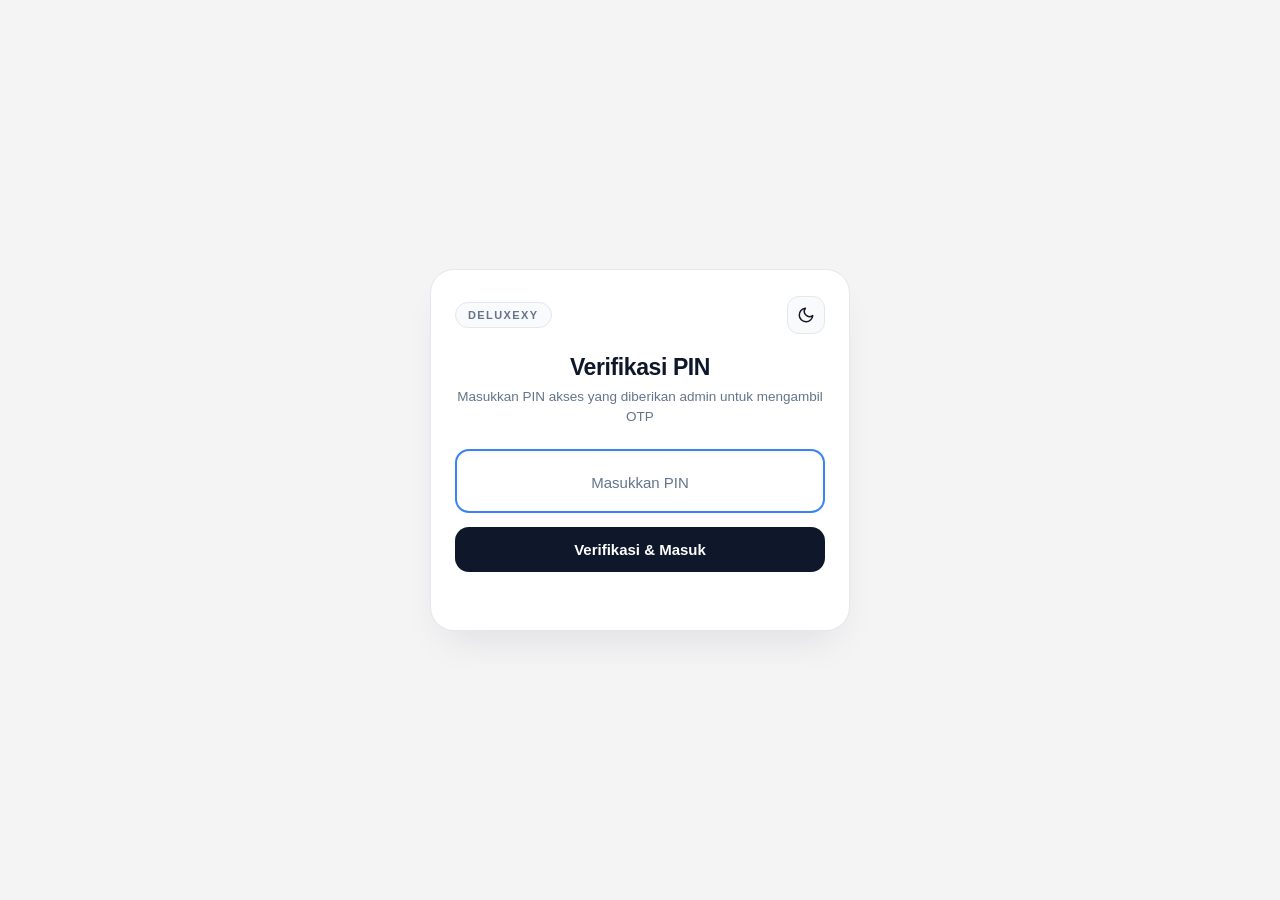
<file: index.html>
<!DOCTYPE html>
<html lang="id" data-theme="light">
<head>
  <meta charset="UTF-8">
  <meta name="viewport" content="width=device-width, initial-scale=1, viewport-fit=cover">
  <meta name="robots" content="noindex, nofollow">
  <title>Portal OTP</title>
  <!-- Terapkan tema sebelum render supaya tidak berkedip -->
  <script>
    (function () {
      try {
        var t = localStorage.getItem('portal_otp_theme');
        if (!t) t = (window.matchMedia && matchMedia('(prefers-color-scheme: dark)').matches) ? 'dark' : 'light';
        document.documentElement.setAttribute('data-theme', t);
      } catch (e) {}
    })();
  </script>
  <style>
    :root {
      --bg-page: #f4f4f5;
      --bg-card: #ffffff;
      --bg-subtle: #f8fafc;
      --bg-box: #f1f5f9;
      --border-color: #e2e8f0;
      --text-main: #0f172a;
      --text-muted: #64748b;
      --shadow-card: 0 20px 40px -15px rgba(15, 23, 42, 0.1);
      --shadow-box: inset 0 2px 4px rgba(15, 23, 42, 0.04);
      --emerald: #10b981;
      --emerald-light: #6ee7b7;
      --emerald-dark: #059669;
    }
    [data-theme="dark"] {
      --bg-page: #090d16;
      --bg-card: #111827;
      --bg-subtle: #182234;
      --bg-box: #1e293b;
      --border-color: #2d3a4f;
      --text-main: #f8fafc;
      --text-muted: #94a3b8;
      --shadow-card: 0 24px 48px -12px rgba(0, 0, 0, 0.65);
      --shadow-box: inset 0 2px 6px rgba(0, 0, 0, 0.35);
    }

    * { box-sizing: border-box; margin: 0; padding: 0; -webkit-tap-highlight-color: transparent; }
    [hidden] { display: none !important; }

    body {
      font-family: -apple-system, BlinkMacSystemFont, "Segoe UI", Roboto, sans-serif;
      background: var(--bg-page);
      color: var(--text-main);
      min-height: 100vh;
      min-height: 100dvh;
      display: flex;
      justify-content: center;
      align-items: center;
      padding: 18px;
      transition: background-color .3s ease, color .3s ease;
    }

    .card {
      background: var(--bg-card);
      width: 100%;
      max-width: 420px;
      padding: 26px 24px 28px;
      border-radius: 24px;
      box-shadow: var(--shadow-card);
      border: 1px solid var(--border-color);
      transition: background-color .3s ease, border-color .3s ease;
    }

    /* TOP BAR */
    .card-top { display: flex; justify-content: space-between; align-items: center; margin-bottom: 20px; }
    .brand-badge {
      font-size: 11px; font-weight: 700; letter-spacing: 1.4px; text-transform: uppercase;
      color: var(--text-muted); background: var(--bg-subtle);
      padding: 6px 12px; border-radius: 999px; border: 1px solid var(--border-color);
      max-width: 70%; overflow: hidden; text-overflow: ellipsis; white-space: nowrap;
    }
    .theme-btn {
      width: 38px; height: 38px; border-radius: 12px; border: 1px solid var(--border-color);
      background: var(--bg-subtle); color: var(--text-main);
      display: flex; align-items: center; justify-content: center; cursor: pointer;
      transition: border-color .2s ease;
    }
    .theme-btn:hover { border-color: var(--emerald); }
    .theme-btn svg { width: 18px; height: 18px; }

    /* HEADER */
    .header { text-align: center; margin-bottom: 22px; }
    .header h1 { font-size: 23px; font-weight: 800; letter-spacing: -0.4px; margin-bottom: 6px; }
    .header p { font-size: 13.5px; color: var(--text-muted); line-height: 1.5; }

    /* INPUT PIN (1 kolom: aman untuk paste / autofill / PIN 6-8 karakter) */
    .pin-input {
      width: 100%; height: 64px; margin-bottom: 14px;
      border-radius: 14px; border: 2px solid var(--border-color);
      background: var(--bg-box); box-shadow: var(--shadow-box);
      color: var(--text-main); font-size: 22px; font-weight: 700;
      letter-spacing: .14em; text-align: center; text-transform: uppercase;
      outline: none; caret-color: var(--emerald);
      transition: border-color .2s ease, background-color .2s ease;
    }
    .pin-input::placeholder { font-size: 15px; font-weight: 500; letter-spacing: 0; text-transform: none; color: var(--text-muted); }
    .pin-input:focus { border-color: #3b82f6; background: var(--bg-card); }
    .pin-input.error { border-color: #ef4444; }
    .shake { animation: shakeX .4s ease; }
    @keyframes shakeX {
      0%, 100% { transform: translateX(0); }
      20%, 60% { transform: translateX(-7px); }
      40%, 80% { transform: translateX(7px); }
    }

    /* ANIMASI SUKSES: kotak menyala hijau -> jadi titik -> centang + confetti
       (hanya transform / opacity / stroke, jadi ringan di HP) */
    .verify { display: flex; flex-direction: column; align-items: center; justify-content: center; min-height: 150px; }
    .pin-boxes { display: flex; justify-content: center; gap: 6px; width: 100%; margin-bottom: 8px; }
    .pin-box {
      flex: 1 1 0; max-width: 40px; aspect-ratio: 1 / 1;
      display: flex; align-items: center; justify-content: center;
      border-radius: 11px; border: 2px solid var(--border-color); background: var(--bg-box);
      font-size: 18px; font-weight: 700; color: var(--text-main);
      transition: background-color .25s ease, border-color .25s ease, color .2s ease,
                  transform .35s cubic-bezier(.4, 0, .2, 1), border-radius .35s ease;
    }
    .pin-box.filled { background: var(--emerald); border-color: var(--emerald); color: #fff; }
    .pin-box.dot { border-radius: 50%; color: transparent; }

    .verify-done { position: relative; display: flex; flex-direction: column; align-items: center; animation: popIn .3s ease; }
    .verify-done p { margin-top: 10px; font-size: 14px; font-weight: 600; color: var(--emerald-dark); }
    .check-svg { width: 80px; height: 80px; }
    .ring-bg { fill: none; stroke: var(--emerald-light); stroke-width: 3.5; opacity: .45; }
    .ring-progress {
      fill: none; stroke: var(--emerald); stroke-width: 4; stroke-linecap: round;
      stroke-dasharray: 220; stroke-dashoffset: 220;
      transform: rotate(-90deg); transform-origin: 43px 43px;
      animation: draw .5s cubic-bezier(.65, 0, .35, 1) forwards;
    }
    .check-path {
      fill: none; stroke: var(--emerald); stroke-width: 4.5; stroke-linecap: round; stroke-linejoin: round;
      stroke-dasharray: 52; stroke-dashoffset: 52;
      animation: draw .35s .25s cubic-bezier(.65, 0, .35, 1) forwards;
    }
    .confetti-layer { position: absolute; top: 40px; left: 50%; width: 0; height: 0; pointer-events: none; }
    .confetti-piece {
      position: absolute; width: 7px; height: 7px; border-radius: 2px; opacity: 0;
      animation: burst .85s cubic-bezier(.16, 1, .3, 1) forwards;
    }
    @keyframes burst {
      0% { opacity: 1; transform: translate(0, 0) rotate(0deg) scale(.6); }
      75% { opacity: 1; }
      100% { opacity: 0; transform: translate(var(--tx), var(--ty)) rotate(var(--rot)) scale(1); }
    }
    @keyframes draw { to { stroke-dashoffset: 0; } }
    @keyframes popIn { from { transform: scale(.6); opacity: 0; } to { transform: scale(1); opacity: 1; } }
    @keyframes fadeSlide { from { opacity: 0; transform: translateY(8px); } to { opacity: 1; transform: translateY(0); } }

    /* BUTTONS */
    .btn {
      width: 100%; padding: 14px 18px; border: none; border-radius: 14px;
      font-size: 15px; font-weight: 700; cursor: pointer;
      display: flex; justify-content: center; align-items: center; gap: 10px;
      text-decoration: none; transition: transform .15s ease, opacity .2s ease, border-color .2s ease;
    }
    .btn:active:not(:disabled) { transform: scale(.98); }
    .btn:disabled { opacity: .55; cursor: not-allowed; }
    .btn-primary { background: #0f172a; color: #fff; }
    [data-theme="dark"] .btn-primary { background: var(--emerald); color: #052e16; }

    .service-grid { display: flex; flex-direction: column; gap: 12px; margin-bottom: 12px; }
    .btn-service { justify-content: space-between; text-align: left; color: #fff; padding: 16px 18px; border-radius: 16px; }
    .btn-service.is-off { opacity: .6; }
    .service-left { display: flex; flex-direction: column; align-items: flex-start; gap: 3px; min-width: 0; }
    .service-left svg { max-width: 100%; height: auto; }
    .service-meta { display: flex; flex-direction: column; }
    .service-sub { font-size: 11.5px; font-weight: 500; opacity: .78; }
    .service-pill {
      font-size: 11.5px; font-weight: 700; padding: 6px 11px; border-radius: 999px;
      background: rgba(255, 255, 255, .14); white-space: nowrap;
    }
    .btn-netflix {
      background: radial-gradient(circle at 85% 50%, #3b080c 0%, #0a0a0a 72%);
      border: 1px solid rgba(229, 9, 20, .45);
    }
    .btn-netflix:hover:not(:disabled) { border-color: #e50914; }
    .btn-disney {
      background: radial-gradient(circle at 50% 85%, #0b3b8c 0%, #050b24 78%);
      border: 1px solid rgba(56, 189, 248, .38);
    }
    .btn-disney:hover:not(:disabled) { border-color: #38bdf8; }

    .btn-other { background: var(--bg-subtle); color: var(--text-main); border: 1px solid var(--border-color); font-size: 14px; }
    .btn-other:hover { border-color: var(--text-muted); }
    .other-box {
      display: flex; flex-direction: column; gap: 10px; margin-top: 10px; padding: 12px;
      background: var(--bg-subtle); border-radius: 14px; border: 1px solid var(--border-color);
      animation: fadeSlide .25s ease;
    }
    .btn-wa { background: #16a34a; color: #fff; font-size: 13.5px; padding: 11px; border-radius: 11px; }
    .btn-tg { background: #0284c7; color: #fff; font-size: 13.5px; padding: 11px; border-radius: 11px; }

    /* DASHBOARD BAR */
    .dash-bar {
      display: flex; justify-content: space-between; align-items: center; gap: 8px;
      padding: 10px 14px; background: var(--bg-subtle); border: 1px solid var(--border-color);
      border-radius: 12px; margin-bottom: 16px; font-size: 13px;
    }
    .pin-tag { display: flex; align-items: center; gap: 8px; font-weight: 700; min-width: 0; flex: 1; }
    .pin-tag span:last-child { overflow: hidden; text-overflow: ellipsis; white-space: nowrap; }
    .dot-online { flex: none; width: 8px; height: 8px; border-radius: 50%; background: var(--emerald); box-shadow: 0 0 0 3px rgba(16, 185, 129, .2); }
    .session { flex: none; font-size: 12px; color: var(--text-muted); font-variant-numeric: tabular-nums; }
    .logout-btn {
      flex: none; background: transparent; border: 1px solid var(--border-color); color: var(--text-muted);
      padding: 5px 10px; border-radius: 8px; font-size: 12px; font-weight: 600; cursor: pointer;
    }
    .logout-btn:hover:not(:disabled) { color: var(--text-main); border-color: var(--text-muted); }
    .logout-btn:disabled { opacity: .5; cursor: not-allowed; }

    /* HASIL */
    .result-box {
      margin-top: 16px; padding: 18px 14px; background: var(--bg-subtle);
      border-radius: 16px; border: 1px solid var(--border-color); text-align: center;
      animation: fadeSlide .3s ease;
    }
    .otp-digits-row { display: flex; justify-content: center; gap: 8px; margin: 12px 0; }
    .otp-cell {
      flex: 1 1 0; max-width: 42px; height: 50px; border-radius: 11px;
      background: var(--bg-card); border: 1.5px solid var(--emerald); color: var(--emerald-dark);
      font-size: 22px; font-weight: 800; display: flex; align-items: center; justify-content: center;
      font-family: ui-monospace, SFMono-Regular, Menlo, Consolas, monospace;
      animation: popIn .3s backwards;
    }
    [data-theme="dark"] .otp-cell { color: #34d399; }
    .otp-link {
      display: inline-block; margin: 10px 0; padding: 11px 16px; background: #e50914; color: #fff;
      border-radius: 10px; font-size: 13px; font-weight: 700; text-decoration: none;
    }
    .btn-copy {
      background: var(--bg-card); color: var(--text-main); border: 1px solid var(--border-color);
      padding: 8px 16px; border-radius: 9px; font-size: 12.5px; font-weight: 600; cursor: pointer; margin-top: 4px;
    }
    .btn-copy:hover { border-color: var(--emerald); }
    .msg-info { color: var(--text-muted); font-size: 12.5px; line-height: 1.5; }
    .msg-warn { color: #d97706; font-size: 12.5px; font-weight: 600; line-height: 1.5; margin-top: 12px; }
    .countdown { margin-top: 6px; font-weight: 700; font-variant-numeric: tabular-nums; }
    .msg-error { color: #ef4444; font-size: 13px; font-weight: 500; margin-top: 12px; text-align: center; min-height: 18px; }
    .msg-error.info { color: var(--text-muted); }
    .result-box .msg-error { margin-top: 0; }
    .spinner {
      width: 22px; height: 22px; border: 3px solid var(--border-color); border-top-color: var(--emerald);
      border-radius: 50%; animation: spin .75s linear infinite; margin: 0 auto 8px;
    }
    @keyframes spin { to { transform: rotate(360deg); } }

    .guide {
      margin-top: 20px; padding-top: 14px; border-top: 1px solid var(--border-color);
      font-size: 12px; color: var(--text-muted); line-height: 1.65;
    }

    @media (max-width: 380px) {
      .card { padding: 22px 18px 24px; }
      .otp-cell { height: 44px; font-size: 19px; }
    }
    @media (prefers-reduced-motion: reduce) {
      *, *::before, *::after { animation-duration: .01ms !important; animation-delay: 0s !important; transition: none !important; }
    }
  </style>
</head>
<body>

  <div class="card">
    <div class="card-top">
      <span class="brand-badge" id="brandBadge">PORTAL OTP</span>
      <button class="theme-btn" id="themeBtn" type="button" title="Ganti mode gelap / terang" aria-label="Ganti tema"></button>
    </div>

    <!-- HALAMAN 1: LOGIN PIN -->
    <section id="loginView">
      <div class="header">
        <h1>Verifikasi PIN</h1>
        <p>Masukkan PIN akses yang diberikan admin untuk mengambil OTP</p>
      </div>

      <form id="loginForm" autocomplete="off" novalidate>
        <input id="pin" class="pin-input" type="text" inputmode="text" enterkeyhint="go"
               autocapitalize="characters" autocomplete="off" autocorrect="off" spellcheck="false"
               maxlength="40" placeholder="Masukkan PIN" aria-label="PIN akses">
        <button id="loginBtn" class="btn btn-primary" type="submit">Verifikasi &amp; Masuk</button>
      </form>

      <div id="verify" class="verify" hidden>
        <div id="pinBoxes" class="pin-boxes"></div>
        <div id="verifyDone" class="verify-done" hidden>
          <div id="confetti" class="confetti-layer"></div>
          <svg class="check-svg" viewBox="0 0 86 86" aria-hidden="true">
            <circle class="ring-bg" cx="43" cy="43" r="35"></circle>
            <circle class="ring-progress" cx="43" cy="43" r="35"></circle>
            <polyline class="check-path" points="28,44 39,55 59,33"></polyline>
          </svg>
          <p>PIN terverifikasi</p>
        </div>
      </div>

      <div id="loginError" class="msg-error" role="alert"></div>
    </section>

    <!-- HALAMAN 2: DASHBOARD -->
    <section id="dashView" hidden>
      <div class="dash-bar">
        <div class="pin-tag"><span class="dot-online"></span><span id="greeting">Halo!</span></div>
        <span class="session" id="sessionLabel"></span>
        <button class="logout-btn" id="logoutBtn" type="button">Keluar</button>
      </div>

      <div class="service-grid">
        <button class="btn btn-service btn-netflix" id="btn-netflix" type="button">
          <span class="service-left">
            <svg width="92" height="26" viewBox="0 0 110 30" fill="none" aria-label="Netflix" role="img">
              <text x="1" y="24" fill="#E50914" font-family="Impact, Arial Black, sans-serif" font-size="26" textLength="104" lengthAdjust="spacingAndGlyphs">NETFLIX</text>
            </svg>
            <span class="service-meta"><span class="service-sub">Kode login / Household</span></span>
          </span>
          <span class="service-pill">Ambil OTP</span>
        </button>

        <button class="btn btn-service btn-disney" id="btn-disney" type="button">
          <span class="service-left">
            <svg width="96" height="34" viewBox="0 0 130 46" fill="none" aria-label="Disney+ Hotstar" role="img">
              <path d="M36 12 C56 2, 86 4, 100 18" stroke="url(#disneyArc)" stroke-width="2.4" stroke-linecap="round"/>
              <defs>
                <linearGradient id="disneyArc" x1="36" y1="12" x2="100" y2="18" gradientUnits="userSpaceOnUse">
                  <stop offset="0%" stop-color="#0284c7" stop-opacity="0.1"/>
                  <stop offset="100%" stop-color="#38bdf8"/>
                </linearGradient>
              </defs>
              <text x="4" y="26" fill="#FFFFFF" font-family="Georgia, serif" font-style="italic" font-weight="bold" font-size="21">Disney+</text>
              <text x="6" y="41" fill="#E0F2FE" font-family="Segoe UI, Arial, sans-serif" font-weight="700" font-size="13" letter-spacing="0.5">hotstar</text>
            </svg>
            <span class="service-meta"><span class="service-sub">Kode verifikasi login</span></span>
          </span>
          <span class="service-pill">Ambil OTP</span>
        </button>
      </div>

      <button class="btn btn-other" id="otherBtn" type="button" aria-expanded="false">Aplikasi Lainnya</button>
      <div class="other-box" id="otherBox" hidden>
        <a id="waLink" class="btn btn-wa" target="_blank" rel="noopener">Hubungi via WhatsApp</a>
        <a id="tgLink" class="btn btn-tg" target="_blank" rel="noopener">Hubungi via Telegram</a>
      </div>

      <div class="result-box" id="resultBox" hidden aria-live="polite"></div>

      <div class="guide">
        <strong>Cara Ambil OTP:</strong><br>
        1. Klik <b>Kirim Kode</b> di aplikasi Netflix / Disney+.<br>
        2. Tunggu sekitar <b>10 detik</b>.<br>
        3. Pilih layanan di atas untuk memunculkan kode.
      </div>
    </section>
  </div>

  <script>
    /* ============ PENGATURAN WAJIB DIISI ============ */
    const CONFIG = {
      API_URL: 'https://script.google.com/macros/s/AKfycbzvfP8fs-X42_VD_o-9j0Tu_hRFZvx9K-gZ-gp8S7BEYxz-of_0SSl1E5WNjzJpqR_EiQ/exec',   // URL Web App Apps Script (berakhiran /exec)
      STORE_NAME: 'Deluxexy',
      WA_NUMBER: '6282245222845',                         // awali 62, tanpa +
      WA_MESSAGE: 'Halo admin, saya mau minta OTP untuk aplikasi lainnya.',
      TELEGRAM_USERNAME: 'roock',                  // tanpa @
      IDLE_SECONDS: 180,           // logout otomatis bila tidak menekan tombol layanan (3 menit)
      RESULT_SECONDS: 60,          // waktu menyalin kode sebelum logout otomatis
      COOLDOWN_SECONDS: 15,        // jeda bila kode belum masuk
      REQUEST_TIMEOUT_MS: 25000
    };
    /* ================================================= */

    (function () {
      'use strict';

      var SERVICES = ['netflix', 'disney'];
      var NAME = { netflix: 'Netflix', disney: 'Disney+ Hotstar' };
      var KEY_THEME = 'portal_otp_theme';

      var SUN = '<svg viewBox="0 0 24 24" fill="none" stroke="currentColor" stroke-width="2" stroke-linecap="round" stroke-linejoin="round"><circle cx="12" cy="12" r="5"/><line x1="12" y1="1" x2="12" y2="3"/><line x1="12" y1="21" x2="12" y2="23"/><line x1="4.22" y1="4.22" x2="5.64" y2="5.64"/><line x1="18.36" y1="18.36" x2="19.78" y2="19.78"/><line x1="1" y1="12" x2="3" y2="12"/><line x1="21" y1="12" x2="23" y2="12"/><line x1="4.22" y1="19.78" x2="5.64" y2="18.36"/><line x1="18.36" y1="5.64" x2="19.78" y2="4.22"/></svg>';
      var MOON = '<svg viewBox="0 0 24 24" fill="none" stroke="currentColor" stroke-width="2" stroke-linecap="round" stroke-linejoin="round"><path d="M21 12.79A9 9 0 1 1 11.21 3 7 7 0 0 0 21 12.79z"/></svg>';

      function $(id) { return document.getElementById(id); }
      function sleep(ms) { return new Promise(function (r) { setTimeout(r, ms); }); }
      var reduceMotion = !!(window.matchMedia && matchMedia('(prefers-reduced-motion: reduce)').matches);

      var ls = {
        get: function (k) { try { return localStorage.getItem(k); } catch (e) { return null; } },
        set: function (k, v) { try { localStorage.setItem(k, v); } catch (e) {} }
      };

      // PIN sengaja TIDAK disimpan di browser (PIN bersifat sekali pakai)
      var state = { pin: '', name: '', services: { netflix: false, disney: false } };
      var busy = { netflix: false, disney: false };
      var cooldownUntil = { netflix: 0, disney: 0 };
      var mode = 'idle';          // 'idle' = menunggu klik layanan | 'result' = kode tampil, hitung mundur logout
      var deadline = 0;           // waktu (ms) kapan auto-logout terjadi
      var ticker = null;
      var countdownEl = null;
      var isLoggingIn = false;

      /* ---------- Tema ---------- */
      function applyThemeIcon() {
        $('themeBtn').innerHTML = document.documentElement.getAttribute('data-theme') === 'dark' ? SUN : MOON;
      }
      function toggleTheme() {
        var next = document.documentElement.getAttribute('data-theme') === 'dark' ? 'light' : 'dark';
        document.documentElement.setAttribute('data-theme', next);
        ls.set(KEY_THEME, next);
        applyThemeIcon();
      }

      /* ---------- API ---------- */
      function api(payload) {
        if (!CONFIG.API_URL || CONFIG.API_URL.indexOf('GANTI_DENGAN') === 0) {
          return Promise.resolve({ ok: false, error: 'Website belum dikonfigurasi (API_URL masih kosong).' });
        }
        var ctrl = new AbortController();
        var t = setTimeout(function () { ctrl.abort(); }, CONFIG.REQUEST_TIMEOUT_MS);
        // POST + text/plain => tanpa preflight CORS; PIN tidak ikut ke URL / riwayat browser
        return fetch(CONFIG.API_URL, {
          method: 'POST',
          headers: { 'Content-Type': 'text/plain;charset=utf-8' },
          body: JSON.stringify(payload),
          signal: ctrl.signal,
          redirect: 'follow'
        })
          .then(function (res) {
            if (!res.ok) throw new Error('HTTP ' + res.status);
            return res.json();
          })
          .catch(function (e) {
            return {
              ok: false,
              error: e && e.name === 'AbortError'
                ? 'Server terlalu lama merespons. Coba lagi.'
                : 'Gagal terhubung ke server. Periksa koneksi atau URL API.'
            };
          })
          .then(function (r) { clearTimeout(t); return r; });
      }

      /* ---------- Util DOM ---------- */
      function el(tag, cls, text) {
        var e = document.createElement(tag);
        if (cls) e.className = cls;
        if (text !== undefined) e.textContent = text;
        return e;
      }
      function shake(node) {
        node.classList.remove('shake');
        void node.offsetWidth;
        node.classList.add('shake');
      }
      function fmt(sec) { return Math.floor(sec / 60) + ':' + ('0' + (sec % 60)).slice(-2); }
      function ago(s) { return s < 60 ? s + ' detik' : Math.round(s / 60) + ' menit'; }
      function copyText(text, btn) {
        function done() {
          var old = btn.textContent;
          btn.textContent = 'Tersalin!';
          btn.style.borderColor = '#10b981';
          setTimeout(function () { btn.textContent = old; btn.style.borderColor = ''; }, 1800);
        }
        function fallback() {
          var ta = document.createElement('textarea');
          ta.value = text; ta.style.position = 'fixed'; ta.style.opacity = '0';
          document.body.appendChild(ta); ta.select();
          try { document.execCommand('copy'); } catch (e) {}
          document.body.removeChild(ta);
          done();
        }
        if (navigator.clipboard && window.isSecureContext) {
          navigator.clipboard.writeText(text).then(done, fallback);
        } else { fallback(); }
      }

      /* ---------- Pesan di halaman login ---------- */
      function setLoginMsg(msg, info) {
        var box = $('loginError');
        box.textContent = msg || '';
        box.classList.toggle('info', !!info);
      }

      /* ---------- Timer: idle 3 menit / hitung mundur 60 detik / cooldown ---------- */
      function isBusy() { return busy.netflix || busy.disney; }

      function renderService(s) {
        var btn = $('btn-' + s);
        var pill = btn.querySelector('.service-pill');
        var cd = Math.ceil((cooldownUntil[s] - Date.now()) / 1000);
        if (mode === 'result') { btn.disabled = true; pill.textContent = 'Selesai'; }
        else if (isBusy()) { btn.disabled = true; pill.textContent = busy[s] ? 'Mencari...' : 'Tunggu'; }
        else if (cd > 0) { btn.disabled = true; pill.textContent = cd + 'd'; }
        else { btn.disabled = false; pill.textContent = 'Ambil OTP'; }
      }

      function tick() {
        if (!state.pin) return;
        var left = Math.max(0, Math.ceil((deadline - Date.now()) / 1000));
        if (mode === 'idle') {
          $('sessionLabel').textContent = 'Sesi ' + fmt(left);
        } else {
          $('sessionLabel').textContent = '';
          if (countdownEl) countdownEl.textContent = 'Keluar otomatis dalam ' + left + ' detik';
        }
        if (left <= 0 && !isBusy()) {
          logout(mode === 'idle'
            ? 'Sesi berakhir karena tidak ada aktivitas. PIN kamu masih aktif, silakan masukkan lagi.'
            : 'Sesi selesai. PIN ini sudah dipakai. Hubungi admin bila butuh verifikasi ulang.');
          return;
        }
        SERVICES.forEach(renderService);
      }

      function startTicker() {
        clearInterval(ticker);
        tick();
        ticker = setInterval(tick, 500);
      }

      function resetIdle() {
        mode = 'idle';
        deadline = Date.now() + CONFIG.IDLE_SECONDS * 1000;
      }

      /* ---------- Animasi login sukses ---------- */
      function confetti() {
        var layer = $('confetti');
        layer.textContent = '';
        var colors = ['#10b981', '#3b82f6', '#f59e0b', '#ef4444', '#a855f7', '#06b6d4'];
        for (var i = 0; i < 16; i++) {
          var p = el('span', 'confetti-piece');
          var angle = (Math.PI * 2 * i) / 16 + Math.random() * 0.3;
          var dist = 52 + Math.random() * 44;
          p.style.setProperty('--tx', Math.cos(angle) * dist + 'px');
          p.style.setProperty('--ty', Math.sin(angle) * dist + 'px');
          p.style.setProperty('--rot', Math.random() * 360 + 'deg');
          p.style.backgroundColor = colors[i % colors.length];
          layer.appendChild(p);
        }
      }

      async function playSuccess(pin) {
        $('loginForm').hidden = true;
        setLoginMsg('');
        var wrap = $('verify'), boxes = $('pinBoxes'), done = $('verifyDone');
        wrap.hidden = false;
        done.hidden = true;
        boxes.hidden = false;
        boxes.textContent = '';

        if (!reduceMotion) {
          pin.split('').slice(0, 8).forEach(function (ch) { boxes.appendChild(el('div', 'pin-box', ch)); });
          var kids = Array.prototype.slice.call(boxes.children);

          await sleep(60);
          // 1. kotak menyala hijau satu per satu
          for (var i = 0; i < kids.length; i++) { kids[i].classList.add('filled'); await sleep(80); }
          await sleep(180);

          // 2. mengecil jadi titik dan merapat ke tengah
          var step = kids[0].offsetWidth + 6;
          var center = (kids.length - 1) / 2;
          kids.forEach(function (k, idx) {
            k.classList.add('dot');
            k.style.transform = 'translateX(' + ((center - idx) * (step - 14)) + 'px) scale(.3)';
          });
          await sleep(380);
        }

        // 3. centang + confetti
        boxes.hidden = true;
        done.hidden = false;
        if (!reduceMotion) confetti();
        await sleep(reduceMotion ? 300 : 900);
      }

      /* ---------- Login / logout ---------- */
      function showDash() {
        $('verify').hidden = true;
        $('loginView').hidden = true;
        $('dashView').hidden = false;
        $('greeting').textContent = state.name ? 'Halo, ' + state.name + '!' : 'Halo!';
        SERVICES.forEach(function (s) { $('btn-' + s).classList.toggle('is-off', !state.services[s]); });
        resetIdle();
        startTicker();
      }

      async function doLogin(pin) {
        if (isLoggingIn) return;
        isLoggingIn = true;
        var btn = $('loginBtn');
        btn.disabled = true;
        btn.textContent = 'Memverifikasi PIN...';
        setLoginMsg('');

        var res = await api({ action: 'login', pin: pin });

        if (res && res.ok) {
          state.pin = pin;
          state.name = res.name || '';
          state.services = res.services || { netflix: false, disney: false };
          await playSuccess(pin);
          showDash();
        } else {
          setLoginMsg((res && res.error) || 'PIN tidak terdaftar.');
          $('pin').classList.add('error');
          shake($('pin'));
        }

        btn.disabled = false;
        btn.textContent = 'Verifikasi & Masuk';
        isLoggingIn = false;
      }

      function logout(note) {
        clearInterval(ticker);
        ticker = null;
        state.pin = '';
        state.name = '';
        busy.netflix = busy.disney = false;
        cooldownUntil.netflix = cooldownUntil.disney = 0;
        mode = 'idle';
        countdownEl = null;
        $('logoutBtn').disabled = false;
        $('resultBox').hidden = true;
        $('resultBox').textContent = '';
        $('otherBox').hidden = true;
        $('otherBtn').setAttribute('aria-expanded', 'false');
        SERVICES.forEach(function (s) {
          $('btn-' + s).disabled = false;
          $('btn-' + s).querySelector('.service-pill').textContent = 'Ambil OTP';
        });
        $('dashView').hidden = true;
        $('verify').hidden = true;
        $('loginForm').hidden = false;
        $('loginView').hidden = false;
        $('pin').value = '';
        $('pin').classList.remove('error');
        setLoginMsg(note || '', !!note);
        if (!note) $('pin').focus();
      }

      /* ---------- Hasil ---------- */
      function showLoading(s) {
        var box = $('resultBox');
        box.textContent = '';
        box.appendChild(el('div', 'spinner'));
        box.appendChild(el('p', 'msg-info', 'Mencari OTP ' + NAME[s] + ' terbaru...'));
        box.hidden = false;
      }
      function showError(text) {
        var box = $('resultBox');
        box.textContent = '';
        box.appendChild(el('p', 'msg-error', text));
        box.hidden = false;
      }
      function showSuccess(res) {
        var box = $('resultBox');
        box.textContent = '';

        if (res.code) {
          box.appendChild(el('p', 'msg-info', 'Kode OTP ' + (res.label || '')));
          var row = el('div', 'otp-digits-row');
          String(res.code).split('').forEach(function (d, i) {
            var c = el('div', 'otp-cell', d);
            c.style.animationDelay = (i * 60) + 'ms';
            row.appendChild(c);
          });
          box.appendChild(row);
          var cb = el('button', 'btn-copy', 'Salin Kode');
          cb.type = 'button';
          cb.addEventListener('click', function () { copyText(String(res.code), cb); });
          box.appendChild(cb);
        }

        // Link hanya diterima bila https (pertahanan tambahan di sisi browser)
        if (res.link && /^https:\/\//i.test(res.link)) {
          box.appendChild(el('p', 'msg-info', 'Link konfirmasi ' + (res.label || '')));
          var a = el('a', 'otp-link', 'Buka Link Konfirmasi');
          a.href = res.link; a.target = '_blank'; a.rel = 'noopener noreferrer';
          box.appendChild(a);
          box.appendChild(document.createElement('br'));
          var cl = el('button', 'btn-copy', 'Salin Link');
          cl.type = 'button';
          cl.addEventListener('click', function () { copyText(res.link, cl); });
          box.appendChild(cl);
        }

        if (typeof res.ageSeconds === 'number') {
          var m = el('p', 'msg-info', 'Email diterima ' + ago(res.ageSeconds) + ' yang lalu');
          m.style.marginTop = '10px';
          box.appendChild(m);
        }

        box.appendChild(el('p', 'msg-warn', res.deactivated
          ? 'PIN ini sudah dinonaktifkan. Salin kode sekarang.'
          : 'Salin kode sekarang, halaman akan keluar otomatis.'));
        countdownEl = el('p', 'msg-info countdown');
        box.appendChild(countdownEl);
        box.hidden = false;
      }

      async function requestOtp(s) {
        if (!state.pin || isBusy() || mode !== 'idle') return;

        resetIdle(); // menekan tombol layanan dihitung sebagai aktivitas

        if (!state.services[s]) {
          showError('PIN kamu tidak terdaftar untuk layanan ' + NAME[s] + '.');
          return;
        }

        busy[s] = true;
        $('logoutBtn').disabled = true; // jangan keluar saat kode sedang diambil
        showLoading(s);
        tick();

        var res = await api({ action: 'otp', pin: state.pin, service: s });
        busy[s] = false;
        $('logoutBtn').disabled = false;
        if (!state.pin) return;

        if (res && res.ok) {
          showSuccess(res);
          mode = 'result';
          deadline = Date.now() + CONFIG.RESULT_SECONDS * 1000;
          tick();
          return;
        }

        showError((res && res.error) || 'Gagal mengambil kode.');
        if (res && (res.code === 'COOLDOWN' || res.code === 'NOT_FOUND')) {
          cooldownUntil[s] = Date.now() + (res.retryAfter || CONFIG.COOLDOWN_SECONDS) * 1000;
        }
        resetIdle();
        tick();
      }

      /* ---------- Aplikasi Lainnya ---------- */
      function toggleOther() {
        var box = $('otherBox');
        var open = box.hidden;
        if (open) {
          var msg = CONFIG.WA_MESSAGE + (state.pin ? ' PIN saya: ' + state.pin : '');
          $('waLink').href = 'https://wa.me/' + CONFIG.WA_NUMBER + '?text=' + encodeURIComponent(msg);
          $('tgLink').href = 'https://t.me/' + CONFIG.TELEGRAM_USERNAME;
        }
        box.hidden = !open;
        $('otherBtn').setAttribute('aria-expanded', String(open));
      }

      /* ---------- Init ---------- */
      function init() {
        document.title = CONFIG.STORE_NAME + ' - Portal OTP';
        $('brandBadge').textContent = CONFIG.STORE_NAME;
        applyThemeIcon();

        $('themeBtn').addEventListener('click', toggleTheme);
        $('logoutBtn').addEventListener('click', function () { logout(); });
        $('otherBtn').addEventListener('click', toggleOther);
        SERVICES.forEach(function (s) {
          $('btn-' + s).addEventListener('click', function () { requestOtp(s); });
        });

        // Tab kembali aktif (HP dikunci / pindah aplikasi): cek waktu langsung
        document.addEventListener('visibilitychange', function () { if (!document.hidden) tick(); });

        $('pin').addEventListener('input', function (e) {
          var v = e.target.value.toUpperCase().replace(/[^A-Z0-9-]/g, '');
          if (v !== e.target.value) e.target.value = v;
          e.target.classList.remove('error');
          setLoginMsg('');
        });

        $('loginForm').addEventListener('submit', function (e) {
          e.preventDefault();
          var pin = $('pin').value.trim().toUpperCase();
          if (!pin) {
            setLoginMsg('Masukkan PIN terlebih dahulu.');
            $('pin').classList.add('error');
            shake($('pin'));
            return;
          }
          doLogin(pin);
        });

        $('pin').focus();
      }

      document.addEventListener('DOMContentLoaded', init);
    })();
  </script>
</body>
</html>
</file>
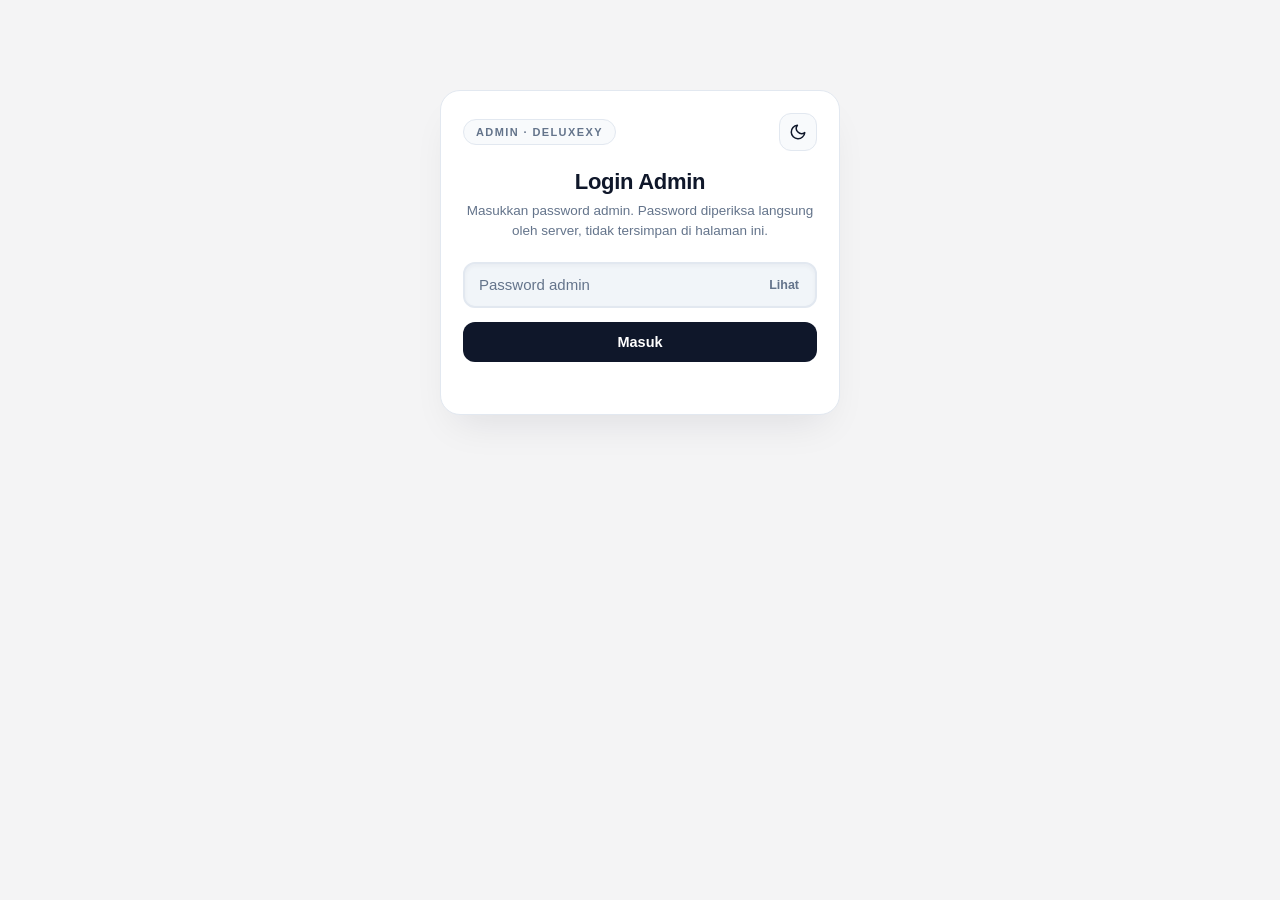
<file: admin.html>
<!DOCTYPE html>
<html lang="id" data-theme="light">
<head>
  <meta charset="UTF-8">
  <meta name="viewport" content="width=device-width, initial-scale=1, viewport-fit=cover">
  <meta name="robots" content="noindex, nofollow">
  <title>Admin - Portal OTP</title>
  <!-- Tema sama dengan web customer (kunci penyimpanan sama) -->
  <script>
    (function () {
      try {
        var t = localStorage.getItem('portal_otp_theme');
        if (!t) t = (window.matchMedia && matchMedia('(prefers-color-scheme: dark)').matches) ? 'dark' : 'light';
        document.documentElement.setAttribute('data-theme', t);
      } catch (e) {}
    })();
  </script>
  <style>
    :root {
      --bg-page: #f4f4f5;
      --bg-card: #ffffff;
      --bg-subtle: #f8fafc;
      --bg-box: #f1f5f9;
      --border-color: #e2e8f0;
      --text-main: #0f172a;
      --text-muted: #64748b;
      --shadow-card: 0 20px 40px -15px rgba(15, 23, 42, 0.1);
      --shadow-box: inset 0 2px 4px rgba(15, 23, 42, 0.04);
      --emerald: #10b981;
      --emerald-light: #6ee7b7;
      --emerald-dark: #059669;
      --danger: #ef4444;
      --warn: #d97706;
      --info: #3b82f6;
      --ok-bg: rgba(16, 185, 129, .12);
      --bad-bg: rgba(239, 68, 68, .12);
      --warn-bg: rgba(217, 119, 6, .13);
      --info-bg: rgba(59, 130, 246, .12);
    }
    [data-theme="dark"] {
      --bg-page: #090d16;
      --bg-card: #111827;
      --bg-subtle: #182234;
      --bg-box: #1e293b;
      --border-color: #2d3a4f;
      --text-main: #f8fafc;
      --text-muted: #94a3b8;
      --shadow-card: 0 24px 48px -12px rgba(0, 0, 0, 0.65);
      --shadow-box: inset 0 2px 6px rgba(0, 0, 0, 0.35);
      --warn: #fbbf24;
    }

    * { box-sizing: border-box; margin: 0; padding: 0; -webkit-tap-highlight-color: transparent; }
    [hidden] { display: none !important; }
    html { -webkit-text-size-adjust: 100%; }
    body {
      font-family: -apple-system, BlinkMacSystemFont, "Segoe UI", Roboto, sans-serif;
      background: var(--bg-page); color: var(--text-main);
      min-height: 100vh; min-height: 100dvh;
      padding: 18px 16px calc(40px + env(safe-area-inset-bottom));
      transition: background-color .3s ease, color .3s ease;
    }
    button, input, select, textarea { font: inherit; color: inherit; }
    .mono { font-family: ui-monospace, SFMono-Regular, Menlo, Consolas, monospace; }

    /* ---------- komponen dasar ---------- */
    .card {
      background: var(--bg-card); border: 1px solid var(--border-color);
      border-radius: 20px; box-shadow: var(--shadow-card); padding: 22px;
      transition: background-color .3s ease, border-color .3s ease;
    }
    .badge-brand {
      font-size: 11px; font-weight: 700; letter-spacing: 1.4px; text-transform: uppercase;
      color: var(--text-muted); background: var(--bg-subtle);
      padding: 6px 12px; border-radius: 999px; border: 1px solid var(--border-color); white-space: nowrap;
    }
    .icon-btn {
      width: 38px; height: 38px; border-radius: 12px; border: 1px solid var(--border-color);
      background: var(--bg-subtle); color: var(--text-main); cursor: pointer; flex: none;
      display: inline-flex; align-items: center; justify-content: center; transition: border-color .2s ease;
    }
    .icon-btn:hover { border-color: var(--emerald); }
    .icon-btn svg { width: 18px; height: 18px; }
    .icon-btn.spin svg { animation: spin .8s linear infinite; }

    .btn {
      border: none; border-radius: 12px; padding: 12px 18px; font-weight: 700; font-size: 14.5px;
      cursor: pointer; display: inline-flex; align-items: center; justify-content: center; gap: 8px;
      text-decoration: none; transition: transform .15s ease, opacity .2s ease, border-color .2s ease;
    }
    .btn:active:not(:disabled) { transform: scale(.98); }
    .btn:disabled { opacity: .55; cursor: not-allowed; }
    .btn-primary { background: #0f172a; color: #fff; }
    [data-theme="dark"] .btn-primary { background: var(--emerald); color: #052e16; }
    .btn-block { width: 100%; }
    .btn-ghost { background: var(--bg-subtle); border: 1px solid var(--border-color); color: var(--text-main); }
    .btn-ghost:hover:not(:disabled) { border-color: var(--text-muted); }
    .btn-wa { background: #16a34a; color: #fff; }
    .btn-tg { background: #0284c7; color: #fff; }
    .btn-sm { padding: 7px 11px; font-size: 12.5px; border-radius: 9px; }
    .btn-danger { background: var(--bad-bg); color: var(--danger); }
    .btn-ok { background: var(--ok-bg); color: var(--emerald-dark); }
    [data-theme="dark"] .btn-ok { color: #34d399; }
    .btn-warn { background: var(--warn-bg); color: var(--warn); }

    label.lbl { display: block; font-size: 12.5px; font-weight: 700; color: var(--text-muted); margin-bottom: 7px; }
    .input, .select {
      width: 100%; height: 46px; padding: 0 14px; border-radius: 12px;
      border: 2px solid var(--border-color); background: var(--bg-box); box-shadow: var(--shadow-box);
      font-size: 15px; outline: none; caret-color: var(--emerald);
      transition: border-color .2s ease, background-color .2s ease;
    }
    .input:focus, .select:focus { border-color: var(--info); background: var(--bg-card); }
    .input::placeholder { color: var(--text-muted); }
    .select { appearance: none; -webkit-appearance: none; padding-right: 36px;
      background-image: url("data:image/svg+xml,%3Csvg xmlns='http://www.w3.org/2000/svg' width='14' height='14' viewBox='0 0 24 24' fill='none' stroke='%2394a3b8' stroke-width='3' stroke-linecap='round' stroke-linejoin='round'%3E%3Cpolyline points='6 9 12 15 18 9'/%3E%3C/svg%3E");
      background-repeat: no-repeat; background-position: right 12px center; }
    textarea.input { height: auto; min-height: 220px; padding: 12px 14px; line-height: 1.55; resize: vertical; font-size: 13.5px; }

    .msg-error { color: var(--danger); font-size: 13px; font-weight: 500; min-height: 18px; margin-top: 12px; }
    .muted { color: var(--text-muted); }
    .small { font-size: 12.5px; }
    .field { margin-bottom: 18px; }

    /* ---------- gerbang login ---------- */
    .gate { max-width: 400px; margin: 8vh auto 0; }
    .gate h1 { font-size: 22px; font-weight: 800; letter-spacing: -.3px; margin: 18px 0 6px; text-align: center; }
    .gate p.sub { text-align: center; font-size: 13.5px; color: var(--text-muted); margin-bottom: 20px; line-height: 1.5; }
    .pw-wrap { position: relative; margin-bottom: 14px; }
    .pw-wrap .input { padding-right: 70px; }
    .pw-toggle { position: absolute; right: 8px; top: 7px; height: 32px; padding: 0 10px; border: 0; border-radius: 8px;
      background: transparent; color: var(--text-muted); font-size: 12.5px; font-weight: 700; cursor: pointer; }
    .top-row { display: flex; justify-content: space-between; align-items: center; }

    /* ---------- aplikasi ---------- */
    .wrap { max-width: 1080px; margin: 0 auto; }
    .appbar { display: flex; align-items: center; justify-content: space-between; gap: 10px; margin-bottom: 16px; flex-wrap: wrap; }
    .appbar .left { display: flex; align-items: center; gap: 10px; min-width: 0; }
    .appbar h1 { font-size: 20px; font-weight: 800; letter-spacing: -.3px; }
    .appbar .right { display: flex; align-items: center; gap: 8px; }

    .stats { display: grid; grid-template-columns: repeat(3, 1fr); gap: 12px; margin-bottom: 16px; }
    .stat {
      text-align: left; background: var(--bg-card); border: 1px solid var(--border-color); border-radius: 16px;
      padding: 14px 16px; cursor: pointer; transition: border-color .2s ease, transform .15s ease;
    }
    .stat:hover { border-color: var(--text-muted); }
    .stat:active { transform: scale(.985); }
    .stat .n { font-size: 30px; font-weight: 800; line-height: 1.1; font-variant-numeric: tabular-nums; }
    .stat .t { font-size: 12.5px; font-weight: 700; margin-top: 2px; }
    .stat .d { font-size: 11.5px; color: var(--text-muted); margin-top: 1px; }
    .stat.aktif .n { color: var(--emerald-dark); } [data-theme="dark"] .stat.aktif .n { color: #34d399; }
    .stat.nonaktif .n { color: var(--text-muted); }
    .stat.expired .n { color: var(--danger); }

    .tabs { display: flex; gap: 6px; padding: 5px; background: var(--bg-card); border: 1px solid var(--border-color);
      border-radius: 14px; margin-bottom: 16px; overflow-x: auto; }
    .tab { flex: 1 0 auto; border: 0; background: transparent; padding: 10px 16px; border-radius: 10px;
      font-weight: 700; font-size: 14px; color: var(--text-muted); cursor: pointer; white-space: nowrap; }
    .tab.on { background: #0f172a; color: #fff; }
    [data-theme="dark"] .tab.on { background: var(--emerald); color: #052e16; }
    .tab .cnt { font-size: 11px; margin-left: 6px; padding: 2px 7px; border-radius: 999px; background: var(--warn-bg); color: var(--warn); }

    /* ---------- form deploy ---------- */
    .deploy-grid { display: grid; grid-template-columns: minmax(0, 1fr) minmax(0, 1fr); gap: 20px; align-items: start; }
    .pin-row { display: flex; gap: 8px; }
    .pin-row .input { font-weight: 700; letter-spacing: .1em; text-transform: uppercase; }
    .svc-opt { border: 2px solid var(--border-color); border-radius: 14px; padding: 12px 14px; margin-bottom: 10px; background: var(--bg-subtle); transition: border-color .2s ease; }
    .svc-opt.on { border-color: var(--emerald); background: var(--bg-card); }
    .svc-head { display: flex; align-items: center; gap: 10px; cursor: pointer; font-weight: 700; font-size: 14.5px; user-select: none; }
    .svc-head input { width: 18px; height: 18px; accent-color: var(--emerald); flex: none; }
    .svc-dot { width: 10px; height: 10px; border-radius: 50%; flex: none; }
    .svc-body { margin-top: 10px; display: grid; gap: 8px; }
    .chips { display: flex; flex-wrap: wrap; gap: 8px; margin-top: 10px; }
    .chip { border: 1px solid var(--border-color); background: var(--bg-subtle); border-radius: 999px; padding: 7px 14px;
      font-size: 13px; font-weight: 700; cursor: pointer; color: var(--text-main); transition: border-color .2s ease; }
    .chip:hover { border-color: var(--emerald); }
    .chip.on { background: var(--emerald); border-color: var(--emerald); color: #fff; }
    [data-theme="dark"] .chip.on { color: #052e16; }
    .exp-hint { font-size: 12.5px; color: var(--text-muted); margin-top: 8px; }

    .result-card { animation: fadeSlide .3s ease; }
    .result-head { display: flex; align-items: center; gap: 10px; margin-bottom: 12px; }
    .check { width: 30px; height: 30px; border-radius: 50%; background: var(--emerald); display: grid; place-items: center; flex: none; }
    .check svg { width: 16px; height: 16px; stroke: #fff; }
    .result-actions { display: flex; flex-wrap: wrap; gap: 8px; margin-top: 12px; }
    .empty-ph { border: 2px dashed var(--border-color); border-radius: 16px; padding: 34px 18px; text-align: center; color: var(--text-muted); font-size: 13.5px; line-height: 1.6; }

    /* ---------- toolbar, tabel ---------- */
    .toolbar { display: flex; gap: 10px; flex-wrap: wrap; align-items: center; margin-bottom: 14px; }
    .toolbar .input { flex: 1 1 220px; min-width: 0; }
    .seg { display: flex; flex-wrap: wrap; gap: 6px; }
    .seg .chip { padding: 7px 12px; }
    .seg .chip .c { opacity: .7; margin-left: 4px; font-variant-numeric: tabular-nums; }

    table { width: 100%; border-collapse: collapse; }
    th { text-align: left; font-size: 11.5px; font-weight: 700; letter-spacing: .6px; text-transform: uppercase; color: var(--text-muted);
      padding: 0 10px 10px; border-bottom: 1px solid var(--border-color); white-space: nowrap; }
    td { padding: 12px 10px; border-bottom: 1px solid var(--border-color); font-size: 13.5px; vertical-align: middle; }
    tr:last-child td { border-bottom: 0; }
    .pin-copy { background: none; border: 0; padding: 0; cursor: pointer; font-weight: 700; font-size: 13.5px; letter-spacing: .04em; color: var(--text-main); text-align: left; }
    .pin-copy:hover { color: var(--emerald-dark); }
    .sub-line { font-size: 11.5px; color: var(--text-muted); margin-top: 2px; }
    .acts { display: flex; flex-wrap: wrap; gap: 6px; }

    .tag { display: inline-flex; align-items: center; gap: 5px; font-size: 11.5px; font-weight: 700; padding: 4px 9px; border-radius: 999px; white-space: nowrap; }
    .tag.aktif, .tag.ok { background: var(--ok-bg); color: var(--emerald-dark); }
    [data-theme="dark"] .tag.aktif, [data-theme="dark"] .tag.ok { color: #34d399; }
    .tag.nonaktif, .tag.neutral { background: var(--bg-box); color: var(--text-muted); }
    .tag.expired, .tag.bad { background: var(--bad-bg); color: var(--danger); }
    .tag.warn { background: var(--warn-bg); color: var(--warn); }
    .tag.info { background: var(--info-bg); color: var(--info); }
    .tag.nf { background: rgba(229, 9, 20, .12); color: #e50914; }
    .tag.ds { background: rgba(56, 189, 248, .16); color: #0284c7; }
    [data-theme="dark"] .tag.ds { color: #38bdf8; }
    [data-theme="dark"] .tag.nf { color: #f87171; }
    .svc-tags { display: flex; flex-wrap: wrap; gap: 5px; }

    .more { text-align: center; margin-top: 14px; }
    .empty { text-align: center; padding: 34px 10px; color: var(--text-muted); font-size: 14px; }
    .live { display: inline-flex; align-items: center; gap: 7px; font-size: 12.5px; color: var(--text-muted); }
    .live input { accent-color: var(--emerald); }
    .live-dot { width: 8px; height: 8px; border-radius: 50%; background: var(--emerald); box-shadow: 0 0 0 3px rgba(16, 185, 129, .2); }
    .live-dot.off { background: var(--text-muted); box-shadow: none; }
    .alert { background: var(--warn-bg); border: 1px solid var(--warn); border-radius: 14px; padding: 12px 14px; margin-bottom: 14px; font-size: 13px; }
    .alert b { color: var(--warn); }
    .alert .chips { margin-top: 8px; }
    .row-flag td:first-child { box-shadow: inset 3px 0 0 var(--warn); }

    /* ---------- modal & toast ---------- */
    .backdrop { position: fixed; inset: 0; background: rgba(2, 6, 23, .6); display: flex; align-items: center; justify-content: center; padding: 18px; z-index: 50; }
    .modal { width: 100%; max-width: 400px; background: var(--bg-card); border: 1px solid var(--border-color); border-radius: 20px; padding: 22px; box-shadow: var(--shadow-card); animation: fadeSlide .2s ease; }
    .modal h3 { font-size: 17px; margin-bottom: 4px; }
    .modal .acts { margin-top: 18px; justify-content: flex-end; }
    .toast { position: fixed; left: 50%; bottom: calc(24px + env(safe-area-inset-bottom)); transform: translateX(-50%); z-index: 60;
      background: #0f172a; color: #fff; padding: 11px 18px; border-radius: 12px; font-size: 13.5px; font-weight: 600;
      box-shadow: 0 10px 30px rgba(0, 0, 0, .35); max-width: calc(100vw - 32px); animation: fadeSlide .2s ease; }
    .toast.err { background: #b91c1c; }
    [data-theme="dark"] .toast { background: #e2e8f0; color: #0f172a; }
    [data-theme="dark"] .toast.err { background: #ef4444; color: #fff; }

    @keyframes spin { to { transform: rotate(360deg); } }
    @keyframes fadeSlide { from { opacity: 0; transform: translateY(8px); } to { opacity: 1; transform: translateY(0); } }
    .toast { animation-name: toastIn; }
    @keyframes toastIn { from { opacity: 0; transform: translate(-50%, 8px); } to { opacity: 1; transform: translate(-50%, 0); } }

    /* ---------- responsif ---------- */
    @media (max-width: 820px) {
      .deploy-grid { grid-template-columns: 1fr; }
    }
    @media (max-width: 720px) {
      body { padding: 12px 12px calc(40px + env(safe-area-inset-bottom)); }
      .card { padding: 16px; border-radius: 18px; }
      .stat .n { font-size: 24px; }
      .stat { padding: 12px; }
      .stat .d { display: none; }
      /* tabel berubah jadi kartu */
      table, tbody, tr, td { display: block; width: 100%; }
      thead { display: none; }
      tr { border: 1px solid var(--border-color); border-radius: 14px; padding: 8px 12px; margin-bottom: 10px; background: var(--bg-subtle); }
      td { border: 0; padding: 6px 0; display: flex; justify-content: space-between; align-items: center; gap: 12px; text-align: right; }
      td::before { content: attr(data-label); font-size: 11.5px; font-weight: 700; color: var(--text-muted); text-transform: uppercase; letter-spacing: .5px; text-align: left; flex: none; }
      td.cell-acts { display: block; padding-top: 10px; }
      td.cell-acts::before { display: none; }
      .acts { justify-content: flex-start; }
      .row-flag { box-shadow: inset 3px 0 0 var(--warn); }
      .row-flag td:first-child { box-shadow: none; }
    }
    @media (prefers-reduced-motion: reduce) {
      *, *::before, *::after { animation-duration: .01ms !important; animation-delay: 0s !important; transition: none !important; }
    }
  </style>
</head>
<body>

  <!-- ===================== GERBANG LOGIN ===================== -->
  <section id="gate" class="gate" hidden>
    <div class="card">
      <div class="top-row">
        <span class="badge-brand" id="gateBrand">ADMIN</span>
        <button class="icon-btn" data-role="theme" type="button" title="Ganti mode gelap / terang" aria-label="Ganti tema"></button>
      </div>
      <h1>Login Admin</h1>
      <p class="sub">Masukkan password admin. Password diperiksa langsung oleh server, tidak tersimpan di halaman ini.</p>
      <form id="gateForm" autocomplete="off" novalidate>
        <div class="pw-wrap">
          <input id="pw" class="input" type="password" placeholder="Password admin" aria-label="Password admin"
                 autocomplete="current-password" autocapitalize="off" autocorrect="off" spellcheck="false" maxlength="200">
          <button id="pwToggle" class="pw-toggle" type="button">Lihat</button>
        </div>
        <button id="gateBtn" class="btn btn-primary btn-block" type="submit">Masuk</button>
      </form>
      <div id="gateError" class="msg-error" role="alert"></div>
    </div>
  </section>

  <!-- ===================== APLIKASI ADMIN ===================== -->
  <main id="app" class="wrap" hidden>
    <div class="appbar">
      <div class="left">
        <span class="badge-brand" id="appBrand">ADMIN</span>
        <h1>Panel Admin</h1>
      </div>
      <div class="right">
        <button class="icon-btn" id="refreshBtn" type="button" title="Muat ulang data" aria-label="Muat ulang"></button>
        <button class="icon-btn" data-role="theme" type="button" title="Ganti mode gelap / terang" aria-label="Ganti tema"></button>
        <button class="btn btn-ghost btn-sm" id="logoutBtn" type="button">Keluar</button>
      </div>
    </div>

    <div class="stats">
      <button class="stat aktif" data-stat="aktif" type="button">
        <div class="n" id="nAktif">0</div><div class="t">PIN Aktif</div><div class="d">belum terpakai</div>
      </button>
      <button class="stat nonaktif" data-stat="nonaktif" type="button">
        <div class="n" id="nNonaktif">0</div><div class="t">PIN Nonaktif</div><div class="d">sudah ambil OTP / dimatikan</div>
      </button>
      <button class="stat expired" data-stat="expired" type="button">
        <div class="n" id="nExpired">0</div><div class="t">PIN Expired</div><div class="d">masa aktif habis</div>
      </button>
    </div>

    <div class="tabs" role="tablist">
      <button class="tab on" data-tab="deploy" role="tab" type="button">Deploy PIN</button>
      <button class="tab" data-tab="list" role="tab" type="button">Daftar PIN</button>
      <button class="tab" data-tab="log" role="tab" type="button">Log OTP<span class="cnt" id="logCnt" hidden></span></button>
    </div>

    <!-- ---------- TAB: DEPLOY ---------- -->
    <section id="pane-deploy">
      <div class="deploy-grid">
        <form class="card" id="deployForm" autocomplete="off" novalidate>
          <div class="field">
            <label class="lbl" for="dNama">Nama customer / nomor WA / username</label>
            <input id="dNama" class="input" type="text" maxlength="60" placeholder="contoh: Budi / 0812xxxx / @budi" autocomplete="off">
          </div>

          <div class="field">
            <label class="lbl" for="dPin">PIN</label>
            <div class="pin-row">
              <input id="dPin" class="input mono" type="text" maxlength="40" autocapitalize="characters" autocomplete="off" spellcheck="false">
              <button class="btn btn-ghost" id="genBtn" type="button" title="Buat PIN acak baru">Generate</button>
            </div>
            <div class="exp-hint">PIN acak huruf + angka, tanpa karakter yang mirip (0/O, 1/I). Server memastikan tidak bentrok dengan PIN lama.</div>
          </div>

          <div class="field">
            <label class="lbl">Layanan yang dibeli</label>
            <div class="svc-opt" id="optNetflix">
              <label class="svc-head"><input type="checkbox" id="chkNetflix"><span class="svc-dot" style="background:#e50914"></span>Netflix</label>
              <div class="svc-body" id="bodyNetflix" hidden>
                <select class="select" id="selNetflix" aria-label="Email akun Netflix"></select>
                <input class="input" id="newNetflix" type="email" placeholder="email akun Netflix" hidden autocapitalize="off" autocomplete="off" spellcheck="false">
              </div>
            </div>
            <div class="svc-opt" id="optDisney">
              <label class="svc-head"><input type="checkbox" id="chkDisney"><span class="svc-dot" style="background:#38bdf8"></span>Disney+ Hotstar</label>
              <div class="svc-body" id="bodyDisney" hidden>
                <select class="select" id="selDisney" aria-label="Email akun Disney+"></select>
                <input class="input" id="newDisney" type="email" placeholder="email akun Disney+" hidden autocapitalize="off" autocomplete="off" spellcheck="false">
              </div>
            </div>
          </div>

          <div class="field">
            <label class="lbl" for="dExp">Masa aktif sampai</label>
            <input id="dExp" class="input" type="date">
            <div class="chips" id="expChips">
              <button class="chip" type="button" data-days="7">7 Hari</button>
              <button class="chip" type="button" data-days="30">30 Hari</button>
              <button class="chip" type="button" data-years="1">1 Tahun</button>
            </div>
            <div class="exp-hint" id="expHint"></div>
          </div>

          <button id="deployBtn" class="btn btn-primary btn-block" type="submit">Deploy PIN</button>
          <div id="deployError" class="msg-error" role="alert"></div>
        </form>

        <div>
          <div class="empty-ph" id="resultEmpty">
            Setelah PIN di-deploy, pesan siap kirim untuk pembeli muncul di sini<br>(berisi link web, PIN, dan panduan singkat).
          </div>
          <div class="card result-card" id="resultCard" hidden>
            <div class="result-head">
              <span class="check"><svg viewBox="0 0 24 24" fill="none" stroke-width="3.2" stroke-linecap="round" stroke-linejoin="round"><polyline points="4 12 10 18 20 6"/></svg></span>
              <div><b>PIN berhasil di-deploy</b><div class="small muted" id="resultSub"></div></div>
            </div>
            <textarea id="msgText" class="input" spellcheck="false" aria-label="Pesan untuk pembeli"></textarea>
            <div class="result-actions">
              <button class="btn btn-primary" id="copyMsg" type="button">Salin Pesan</button>
              <a class="btn btn-wa" id="waShare" target="_blank" rel="noopener">WhatsApp</a>
              <a class="btn btn-tg" id="tgShare" target="_blank" rel="noopener">Telegram</a>
              <button class="btn btn-ghost" id="againBtn" type="button">Buat PIN Lagi</button>
            </div>
          </div>
        </div>
      </div>
    </section>

    <!-- ---------- TAB: DAFTAR PIN ---------- -->
    <section id="pane-list" hidden>
      <div class="card">
        <div class="toolbar">
          <input id="qList" class="input" type="search" placeholder="Cari nama atau PIN..." autocomplete="off" aria-label="Cari">
          <div class="seg" id="segList"></div>
        </div>
        <div id="listBody"></div>
        <div class="more" id="listMore" hidden><button class="btn btn-ghost" type="button" id="listMoreBtn">Tampilkan lebih banyak</button></div>
      </div>
    </section>

    <!-- ---------- TAB: LOG ---------- -->
    <section id="pane-log" hidden>
      <div class="card">
        <div class="alert" id="abuseBox" hidden></div>
        <div class="toolbar">
          <input id="qLog" class="input" type="search" placeholder="Cari nama, PIN, atau hasil..." autocomplete="off" aria-label="Cari log">
          <div class="seg" id="segLog"></div>
        </div>
        <div class="toolbar" style="justify-content:space-between;margin-bottom:10px">
          <label class="live"><input type="checkbox" id="autoLog" checked><span class="live-dot" id="liveDot"></span><span>Perbarui otomatis</span></label>
          <span class="small muted" id="logStamp"></span>
        </div>
        <div id="logBody"></div>
        <div class="more" id="logMore" hidden><button class="btn btn-ghost" type="button" id="logMoreBtn">Tampilkan lebih banyak</button></div>
      </div>
    </section>
  </main>

  <!-- modal aktifkan ulang -->
  <div class="backdrop" id="modal" hidden>
    <div class="modal" role="dialog" aria-modal="true" aria-labelledby="mTitle">
      <h3 id="mTitle">Aktifkan Ulang PIN</h3>
      <div class="small muted" id="mSub"></div>
      <div style="margin-top:16px">
        <label class="lbl" for="mExp">Masa aktif sampai</label>
        <input id="mExp" class="input" type="date">
        <div class="chips" id="mChips">
          <button class="chip" type="button" data-days="7">+7 Hari</button>
          <button class="chip" type="button" data-days="30">+30 Hari</button>
          <button class="chip" type="button" data-years="1">+1 Tahun</button>
        </div>
        <div class="exp-hint">Tombol cepat dihitung dari hari ini. Biarkan tanggal lama bila masa aktif tidak berubah.</div>
      </div>
      <div class="msg-error" id="mError" role="alert"></div>
      <div class="acts">
        <button class="btn btn-ghost" id="mCancel" type="button">Batal</button>
        <button class="btn btn-primary" id="mOk" type="button">Aktifkan</button>
      </div>
    </div>
  </div>

  <script>
    /* ============ PENGATURAN WAJIB DIISI ============ */
    const CONFIG = {
      // URL Web App Apps Script (berakhiran /exec). Harus sama dengan yang dipakai index.html
      API_URL: 'https://script.google.com/macros/s/AKfycbzvfP8fs-X42_VD_o-9j0Tu_hRFZvx9K-gZ-gp8S7BEYxz-of_0SSl1E5WNjzJpqR_EiQ/exec',
      STORE_NAME: 'Deluxexy',
      // Link web customer untuk pesan ke pembeli. Kosongkan = otomatis (index.html di folder yang sama dengan admin.html)
      CUSTOMER_URL: 'https://otp.deluxexy.my.id',
      PIN_PREFIX: 'WF-',
      PIN_LENGTH: 8,               // karakter acak setelah prefix (disarankan 6-8)
      DEFAULT_DAYS: 30,
      POLL_SECONDS: 20,            // jeda pembaruan otomatis tab Log
      PAGE_SIZE: 50,
      // Deteksi penyalahgunaan (dihitung dari log yang dimuat)
      ABUSE: { WINDOW_HOURS: 24, MAX_REQUESTS: 6, MAX_REJECTED: 3 },
      REQUEST_TIMEOUT_MS: 30000
    };
    /* ================================================= */

    (function () {
      'use strict';

      var KEY_THEME = 'portal_otp_theme';
      var KEY_TOKEN = 'portal_admin_token';   // sessionStorage: hilang saat tab ditutup
      var MONTHS = ['Jan', 'Feb', 'Mar', 'Apr', 'Mei', 'Jun', 'Jul', 'Agu', 'Sep', 'Okt', 'Nov', 'Des'];
      var SUN = '<svg viewBox="0 0 24 24" fill="none" stroke="currentColor" stroke-width="2" stroke-linecap="round" stroke-linejoin="round"><circle cx="12" cy="12" r="5"/><line x1="12" y1="1" x2="12" y2="3"/><line x1="12" y1="21" x2="12" y2="23"/><line x1="4.22" y1="4.22" x2="5.64" y2="5.64"/><line x1="18.36" y1="18.36" x2="19.78" y2="19.78"/><line x1="1" y1="12" x2="3" y2="12"/><line x1="21" y1="12" x2="23" y2="12"/><line x1="4.22" y1="19.78" x2="5.64" y2="18.36"/><line x1="18.36" y1="5.64" x2="19.78" y2="4.22"/></svg>';
      var MOON = '<svg viewBox="0 0 24 24" fill="none" stroke="currentColor" stroke-width="2" stroke-linecap="round" stroke-linejoin="round"><path d="M21 12.79A9 9 0 1 1 11.21 3 7 7 0 0 0 21 12.79z"/></svg>';
      var REFRESH = '<svg viewBox="0 0 24 24" fill="none" stroke="currentColor" stroke-width="2" stroke-linecap="round" stroke-linejoin="round"><polyline points="23 4 23 10 17 10"/><path d="M20.5 15a9 9 0 1 1-2.1-9.4L23 10"/></svg>';

      function $(id) { return document.getElementById(id); }
      function $$(sel, root) { return Array.prototype.slice.call((root || document).querySelectorAll(sel)); }

      var store = {
        get: function (k) { try { return sessionStorage.getItem(k); } catch (e) { return null; } },
        set: function (k, v) { try { sessionStorage.setItem(k, v); } catch (e) {} },
        del: function (k) { try { sessionStorage.removeItem(k); } catch (e) {} }
      };

      var S = {
        token: '', buyers: [], presets: { netflix: [], disney: [] }, today: '', log: [],
        tab: 'deploy', listFilter: 'all', listQ: '', listLimit: CONFIG.PAGE_SIZE,
        logFilter: 'all', logQ: '', logLimit: CONFIG.PAGE_SIZE, abuse: {},
        loadedAt: 0, polling: false
      };

      /* ---------- util DOM aman (tanpa innerHTML untuk data) ---------- */
      function h(tag, props) {
        var e = document.createElement(tag);
        if (props) Object.keys(props).forEach(function (k) {
          var v = props[k];
          if (v == null || v === false) return;
          if (k === 'class') e.className = v;
          else if (k === 'text') e.textContent = v;
          else if (k.indexOf('on') === 0) e.addEventListener(k.slice(2), v);
          else if (v === true) e.setAttribute(k, '');
          else e.setAttribute(k, v);
        });
        for (var i = 2; i < arguments.length; i++) {
          var kids = [].concat(arguments[i]);
          for (var j = 0; j < kids.length; j++) {
            var c = kids[j];
            if (c == null || c === false) continue;
            e.appendChild(c.nodeType ? c : document.createTextNode(String(c)));
          }
        }
        return e;
      }
      function clear(el) { while (el.firstChild) el.removeChild(el.firstChild); }

      /* ---------- tanggal (WIB) ---------- */
      function pad(n) { return (n < 10 ? '0' : '') + n; }
      function todayWIB() { return new Date(Date.now() + 7 * 3600 * 1000).toISOString().slice(0, 10); }
      function parseIso(iso) { var m = /^(\d{4})-(\d{2})-(\d{2})$/.exec(iso || ''); return m ? { y: +m[1], m: +m[2], d: +m[3] } : null; }
      function addDays(iso, n) { var p = parseIso(iso); var t = new Date(Date.UTC(p.y, p.m - 1, p.d + n)); return t.toISOString().slice(0, 10); }
      function addYears(iso, n) { var p = parseIso(iso); var t = new Date(Date.UTC(p.y + n, p.m - 1, p.d)); return t.toISOString().slice(0, 10); }
      function diffDays(a, b) { var x = parseIso(a), y = parseIso(b); return Math.round((Date.UTC(y.y, y.m - 1, y.d) - Date.UTC(x.y, x.m - 1, x.d)) / 86400000); }
      function fmtDate(iso) { var p = parseIso(iso); return p ? p.d + ' ' + MONTHS[p.m - 1] + ' ' + p.y : '-'; }
      function fmtTs(ts) {
        if (!ts) return { d: '-', t: '' };
        var x = new Date(ts + 7 * 3600 * 1000);
        return { d: x.getUTCDate() + ' ' + MONTHS[x.getUTCMonth()] + ' ' + x.getUTCFullYear(),
                 t: pad(x.getUTCHours()) + ':' + pad(x.getUTCMinutes()) + ':' + pad(x.getUTCSeconds()) + ' WIB' };
      }
      function clockWIB() { var x = new Date(Date.now() + 7 * 3600 * 1000); return pad(x.getUTCHours()) + ':' + pad(x.getUTCMinutes()) + ':' + pad(x.getUTCSeconds()); }

      /* ---------- toast & clipboard ---------- */
      var toastTimer;
      function toast(msg, isErr) {
        var old = document.querySelector('.toast'); if (old) old.remove();
        var t = h('div', { class: 'toast' + (isErr ? ' err' : ''), role: 'status', text: msg });
        document.body.appendChild(t);
        clearTimeout(toastTimer);
        toastTimer = setTimeout(function () { t.remove(); }, 2600);
      }
      function copyText(text, okMsg) {
        function fallback() {
          var ta = document.createElement('textarea');
          ta.value = text; ta.style.position = 'fixed'; ta.style.opacity = '0';
          document.body.appendChild(ta); ta.select();
          try { document.execCommand('copy'); } catch (e) {}
          document.body.removeChild(ta);
          toast(okMsg || 'Tersalin');
        }
        if (navigator.clipboard && window.isSecureContext) {
          navigator.clipboard.writeText(text).then(function () { toast(okMsg || 'Tersalin'); }, fallback);
        } else fallback();
      }

      /* ---------- API ---------- */
      function api(payload) {
        if (!CONFIG.API_URL || CONFIG.API_URL.indexOf('GANTI_DENGAN') === 0) {
          return Promise.resolve({ ok: false, error: 'API_URL belum diisi di admin.html.' });
        }
        var ctrl = new AbortController();
        var t = setTimeout(function () { ctrl.abort(); }, CONFIG.REQUEST_TIMEOUT_MS);
        if (S.token) payload.token = S.token;
        // text/plain => tanpa preflight CORS (Apps Script tidak mendukung OPTIONS)
        return fetch(CONFIG.API_URL, {
          method: 'POST', headers: { 'Content-Type': 'text/plain;charset=utf-8' },
          body: JSON.stringify(payload), signal: ctrl.signal, redirect: 'follow'
        }).then(function (res) {
          if (!res.ok) throw new Error('HTTP ' + res.status);
          return res.json();
        }).catch(function (e) {
          return { ok: false, error: e && e.name === 'AbortError'
            ? 'Server terlalu lama merespons. Coba lagi.'
            : 'Tidak dapat terhubung ke server. Periksa koneksi internet / URL Web App.' };
        }).then(function (r) {
          clearTimeout(t);
          if (r && r.code === 'AUTH') { forceLogout(r.error); }
          return r;
        });
      }

      /* ---------- tema ---------- */
      function applyThemeIcon() {
        var dark = document.documentElement.getAttribute('data-theme') === 'dark';
        $$('[data-role="theme"]').forEach(function (b) { b.innerHTML = dark ? SUN : MOON; });
      }
      function toggleTheme() {
        var next = document.documentElement.getAttribute('data-theme') === 'dark' ? 'light' : 'dark';
        document.documentElement.setAttribute('data-theme', next);
        try { localStorage.setItem(KEY_THEME, next); } catch (e) {}
        applyThemeIcon();
      }

      /* ---------- login / sesi ---------- */
      function showGate(msg) {
        $('app').hidden = true; $('gate').hidden = false;
        $('pw').type = 'password'; $('pwToggle').textContent = 'Lihat';
        $('gateError').textContent = msg || '';
        $('pw').value = '';
        stopPolling();
      }
      function showApp() { $('gate').hidden = true; $('app').hidden = false; }

      function forceLogout(msg) {
        if (!S.token && $('gate').hidden === false) return;
        S.token = ''; store.del(KEY_TOKEN);
        showGate(msg || 'Sesi berakhir.');
      }

      function doLogin(e) {
        e.preventDefault();
        var pw = $('pw').value;
        if (!pw) { $('gateError').textContent = 'Masukkan password admin.'; return; }
        var btn = $('gateBtn'); btn.disabled = true; btn.textContent = 'Memeriksa...'; $('gateError').textContent = '';
        api({ action: 'admin_login', password: pw }).then(function (res) {
          btn.disabled = false; btn.textContent = 'Masuk';
          if (res && res.ok && res.token) {
            S.token = res.token; store.set(KEY_TOKEN, res.token);
            $('pw').value = '';
            return enterApp();
          }
          $('gateError').textContent = (res && res.error) || 'Gagal masuk.';
        });
      }

      function logout() {
        // Minta server menghapus token, lalu bersihkan sesi lokal
        if (S.token) api({ action: 'admin_logout' });
        S.token = ''; store.del(KEY_TOKEN);
        S.buyers = []; S.log = [];
        showGate('');
      }

      function enterApp() {
        showApp();
        resetDeployForm();
        return loadAll(true);
      }

      /* ---------- muat data ---------- */
      function setRefreshing(on) { $('refreshBtn').classList.toggle('spin', !!on); $('refreshBtn').disabled = !!on; }

      function loadAll(first) {
        setRefreshing(true);
        return Promise.all([api({ action: 'admin_data' }), api({ action: 'admin_log' })]).then(function (r) {
          setRefreshing(false);
          var d = r[0], l = r[1];
          if (!d || !d.ok) { if (!first || $('app').hidden === false) toast((d && d.error) || 'Gagal memuat data.', true); return false; }
          S.buyers = d.buyers; S.presets = d.presets; S.today = d.today; S.loadedAt = Date.now();
          if (l && l.ok) { S.log = l.log; analyzeLog(); }
          renderAll();
          return true;
        });
      }

      function refreshLogOnly(silent) {
        return api({ action: 'admin_log' }).then(function (l) {
          if (l && l.ok) { S.log = l.log; analyzeLog(); renderLogArea(); renderTabBadge(); }
          else if (!silent) toast((l && l.error) || 'Gagal memuat log.', true);
        });
      }

      function startPolling() {
        S.polling = true;
        (function loop() {
          setTimeout(function () {
            if (!S.polling) return;
            var on = $('autoLog').checked;
            if (S.tab === 'log' && on && !document.hidden && S.token) {
              refreshLogOnly(true).then(loop);
            } else loop();
          }, CONFIG.POLL_SECONDS * 1000);
        })();
      }
      function stopPolling() { S.polling = false; }

      /* ---------- render: ringkasan ---------- */
      function counts() {
        var c = { all: S.buyers.length, aktif: 0, nonaktif: 0, expired: 0 };
        S.buyers.forEach(function (b) { c[b.status]++; });
        return c;
      }
      function renderStats() {
        var c = counts();
        $('nAktif').textContent = c.aktif; $('nNonaktif').textContent = c.nonaktif; $('nExpired').textContent = c.expired;
      }
      function renderTabBadge() {
        var n = Object.keys(S.abuse).length, el = $('logCnt');
        el.hidden = !n; el.textContent = '⚠ ' + n;
      }

      function renderAll() {
        renderStats(); renderTabBadge(); renderPresets(); renderList(); renderLogArea(); updateExpHint();
      }

      /* ---------- render: Daftar PIN ---------- */
      function segButtons(host, defs, current, onPick) {
        clear(host);
        defs.forEach(function (d) {
          host.appendChild(h('button', { class: 'chip' + (current === d.k ? ' on' : ''), type: 'button', onclick: function () { onPick(d.k); } },
            d.label, h('span', { class: 'c', text: d.n })));
        });
      }

      function svcTags(b) {
        var box = h('div', { class: 'svc-tags' });
        if (b.netflix) box.appendChild(h('span', { class: 'tag nf', title: b.netflix, text: 'Netflix' }));
        if (b.disney) box.appendChild(h('span', { class: 'tag ds', title: b.disney, text: 'Disney+' }));
        if (!b.netflix && !b.disney) box.appendChild(h('span', { class: 'muted', text: '-' }));
        return box;
      }
      var STATUS_LABEL = { aktif: 'Aktif', nonaktif: 'Nonaktif', expired: 'Expired' };

      function renderList() {
        var c = counts();
        segButtons($('segList'), [
          { k: 'all', label: 'Semua', n: c.all }, { k: 'aktif', label: 'Aktif', n: c.aktif },
          { k: 'nonaktif', label: 'Nonaktif', n: c.nonaktif }, { k: 'expired', label: 'Expired', n: c.expired }
        ], S.listFilter, function (k) { S.listFilter = k; S.listLimit = CONFIG.PAGE_SIZE; renderList(); });

        var q = S.listQ.trim().toLowerCase();
        var rows = S.buyers.filter(function (b) {
          if (S.listFilter !== 'all' && b.status !== S.listFilter) return false;
          return !q || b.pin.toLowerCase().indexOf(q) >= 0 || b.nama.toLowerCase().indexOf(q) >= 0;
        }).sort(function (a, b) { return b.row - a.row; }); // terbaru di atas

        var host = $('listBody'); clear(host);
        if (!rows.length) {
          host.appendChild(h('div', { class: 'empty', text: S.buyers.length ? 'Tidak ada PIN yang cocok.' : 'Belum ada PIN. Buat yang pertama di tab Deploy PIN.' }));
          $('listMore').hidden = true; return;
        }
        var shown = rows.slice(0, S.listLimit);
        var tbody = h('tbody');
        shown.forEach(function (b) { tbody.appendChild(listRow(b)); });
        host.appendChild(h('table', null,
          h('thead', null, h('tr', null, ['PIN', 'Customer', 'Layanan', 'Expired', 'Status', 'Aksi'].map(function (t) { return h('th', { text: t }); }))),
          tbody));
        $('listMore').hidden = rows.length <= shown.length;
      }

      function listRow(b) {
        var left = b.status === 'expired' ? 'lewat ' + Math.abs(diffDays(b.expired || S.today, S.today)) + ' hari' : 'sisa ' + diffDays(S.today, b.expired) + ' hari';
        if (!b.expired) left = 'tanggal tidak terbaca';
        var acts = h('div', { class: 'acts' });
        if (b.status === 'aktif') {
          acts.appendChild(h('button', { class: 'btn btn-sm btn-warn', type: 'button', onclick: function (e) { doDeactivate(b, e.currentTarget); } }, 'Nonaktifkan'));
        } else {
          acts.appendChild(h('button', { class: 'btn btn-sm btn-ok', type: 'button', onclick: function () { openActivate(b); } },
            b.status === 'expired' ? 'Perpanjang & Aktifkan' : 'Aktifkan Ulang'));
        }
        acts.appendChild(h('button', { class: 'btn btn-sm btn-ghost', type: 'button', onclick: function () { copyText(buildMessage(b), 'Pesan tersalin'); } }, 'Salin Pesan'));
        acts.appendChild(h('button', { class: 'btn btn-sm btn-danger', type: 'button', onclick: function (e) { doDelete(b, e.currentTarget); } }, 'Hapus'));

        return h('tr', null,
          h('td', { 'data-label': 'PIN' }, h('button', { class: 'pin-copy mono', type: 'button', title: 'Klik untuk menyalin PIN', onclick: function () { copyText(b.pin, 'PIN tersalin'); } }, b.pin)),
          h('td', { 'data-label': 'Customer' }, h('div', null, b.nama || '-')),
          h('td', { 'data-label': 'Layanan' }, svcTags(b)),
          h('td', { 'data-label': 'Expired' }, h('div', null, fmtDate(b.expired), h('div', { class: 'sub-line', text: left }))),
          h('td', { 'data-label': 'Status' }, h('span', { class: 'tag ' + b.status, text: STATUS_LABEL[b.status] })),
          h('td', { class: 'cell-acts', 'data-label': 'Aksi' }, acts));
      }

      /* ---------- aksi baris ---------- */
      function replaceBuyer(item) {
        var i = S.buyers.findIndex(function (b) { return b.pin === item.pin; });
        if (i >= 0) S.buyers[i] = item; else S.buyers.push(item);
        renderStats(); renderList();
      }
      function doDeactivate(b, btn) {
        if (!confirm('Nonaktifkan PIN ' + b.pin + ' (' + (b.nama || '-') + ')? Customer tidak bisa mengambil OTP sampai diaktifkan lagi.')) return;
        btn.disabled = true;
        api({ action: 'admin_deactivate', pin: b.pin }).then(function (res) {
          if (res && res.ok) { replaceBuyer(res.item); toast('PIN dinonaktifkan'); refreshLogOnly(true); }
          else { btn.disabled = false; toast((res && res.error) || 'Gagal.', true); }
        });
      }
      function doDelete(b, btn) {
        if (!confirm('HAPUS PIN ' + b.pin + ' (' + (b.nama || '-') + ') dari Google Sheets? Baris ini hilang permanen.')) return;
        btn.disabled = true;
        api({ action: 'admin_delete', pin: b.pin }).then(function (res) {
          if (res && res.ok) {
            S.buyers = S.buyers.filter(function (x) { return x.pin !== b.pin; });
            renderStats(); renderList(); toast('PIN dihapus'); refreshLogOnly(true);
          } else { btn.disabled = false; toast((res && res.error) || 'Gagal.', true); }
        });
      }

      /* ---------- modal aktifkan ulang ---------- */
      var modalPin = null;
      function openActivate(b) {
        modalPin = b;
        $('mTitle').textContent = b.status === 'expired' ? 'Perpanjang & Aktifkan PIN' : 'Aktifkan Ulang PIN';
        $('mSub').textContent = b.pin + ' · ' + (b.nama || '-');
        $('mExp').value = (b.expired && b.expired >= S.today) ? b.expired : addDays(S.today, CONFIG.DEFAULT_DAYS);
        $('mError').textContent = '';
        $('mOk').disabled = false; $('mOk').textContent = 'Aktifkan';
        $('modal').hidden = false;
        $('mExp').focus();
      }
      function closeModal() { $('modal').hidden = true; modalPin = null; }
      function confirmActivate() {
        var exp = $('mExp').value;
        if (!parseIso(exp)) { $('mError').textContent = 'Pilih tanggal expired.'; return; }
        if (exp < S.today) { $('mError').textContent = 'Tanggal sudah lewat.'; return; }
        var btn = $('mOk'); btn.disabled = true; btn.textContent = 'Memproses...'; $('mError').textContent = '';
        api({ action: 'admin_activate', pin: modalPin.pin, expired: exp }).then(function (res) {
          if (res && res.ok) { replaceBuyer(res.item); closeModal(); toast('PIN aktif kembali'); refreshLogOnly(true); }
          else { btn.disabled = false; btn.textContent = 'Aktifkan'; $('mError').textContent = (res && res.error) || 'Gagal.'; }
        });
      }

      /* ---------- Log: klasifikasi & deteksi ---------- */
      function classify(e) {
        var r = e.hasil || '';
        if (e.layanan === 'Admin') return { cls: 'info', label: r };
        if (/^sukses/i.test(r) || /otp sukses/i.test(r)) return { cls: 'ok', label: r };
        if (/belum ada email/i.test(r)) return { cls: 'warn', label: r };
        if (/login berhasil/i.test(r)) return { cls: 'neutral', label: r };
        if (/salah|tidak ditemukan|ditolak|diblokir|gagal|nonaktif|expired/i.test(r)) return { cls: 'bad', label: r };
        return { cls: 'neutral', label: r };
      }
      function svcName(l) {
        if (l === 'Login') return 'Login Web';
        if (l === 'Netflix') return 'OTP Netflix';
        if (l === 'Disney+') return 'OTP Disney+';
        if (l === 'Admin') return 'Aksi Admin';
        return l || '-';
      }
      function analyzeLog() {
        var A = CONFIG.ABUSE, since = Date.now() - A.WINDOW_HOURS * 3600 * 1000, per = {};
        S.log.forEach(function (e) {
          if (e.t < since || e.layanan === 'Admin' || !e.pin || e.pin.charAt(0) === '(') return;
          var p = per[e.pin] || (per[e.pin] = { req: 0, rej: 0 });
          var c = classify(e).cls;
          if (e.layanan === 'Netflix' || e.layanan === 'Disney+') p.req++;
          if (c === 'bad') p.rej++;
        });
        S.abuse = {};
        Object.keys(per).forEach(function (pin) {
          var p = per[pin], why = [];
          if (p.req >= A.MAX_REQUESTS) why.push(p.req + '× minta kode');
          if (p.rej >= A.MAX_REJECTED) why.push(p.rej + '× ditolak/salah');
          if (why.length) S.abuse[pin] = why.join(', ') + ' / ' + A.WINDOW_HOURS + ' jam';
        });
      }

      function renderLogArea() {
        var nAbuse = Object.keys(S.abuse).length;
        var okN = 0, badN = 0, flagN = 0;
        S.log.forEach(function (e) {
          var c = classify(e).cls;
          if (c === 'ok') okN++; if (c === 'bad' || c === 'warn') badN++;
          if (S.abuse[e.pin] && e.layanan !== 'Admin') flagN++;
        });
        segButtons($('segLog'), [
          { k: 'all', label: 'Semua', n: S.log.length }, { k: 'ok', label: 'Sukses', n: okN },
          { k: 'fail', label: 'Gagal / Ditolak', n: badN }, { k: 'flag', label: '⚠ Mencurigakan', n: flagN }
        ], S.logFilter, function (k) { S.logFilter = k; S.logLimit = CONFIG.PAGE_SIZE; renderLogArea(); });

        // kotak peringatan
        var box = $('abuseBox');
        if (nAbuse) {
          clear(box); box.hidden = false;
          box.appendChild(h('div', null, h('b', { text: '⚠ ' + nAbuse + ' PIN perlu dicek' }), ' — banyak percobaan dalam ' + CONFIG.ABUSE.WINDOW_HOURS + ' jam terakhir. Klik PIN untuk menyaring.'));
          var chips = h('div', { class: 'chips' });
          Object.keys(S.abuse).forEach(function (pin) {
            chips.appendChild(h('button', { class: 'chip mono', type: 'button', title: S.abuse[pin], onclick: function () { $('qLog').value = pin; S.logQ = pin; S.logFilter = 'all'; S.logLimit = CONFIG.PAGE_SIZE; renderLogArea(); } }, pin));
          });
          box.appendChild(chips);
        } else box.hidden = true;

        var q = S.logQ.trim().toLowerCase();
        var rows = S.log.filter(function (e) {
          var c = classify(e).cls;
          if (S.logFilter === 'ok' && c !== 'ok') return false;
          if (S.logFilter === 'fail' && c !== 'bad' && c !== 'warn') return false;
          if (S.logFilter === 'flag' && !(S.abuse[e.pin] && e.layanan !== 'Admin')) return false;
          return !q || (e.pin + ' ' + e.nama + ' ' + e.hasil + ' ' + svcName(e.layanan)).toLowerCase().indexOf(q) >= 0;
        });

        var host = $('logBody'); clear(host);
        $('logStamp').textContent = 'Diperbarui ' + clockWIB() + ' WIB · ' + S.log.length + ' catatan terakhir';
        $('liveDot').classList.toggle('off', !$('autoLog').checked);
        if (!rows.length) {
          host.appendChild(h('div', { class: 'empty', text: S.log.length ? 'Tidak ada catatan yang cocok.' : 'Belum ada aktivitas.' }));
          $('logMore').hidden = true; return;
        }
        var shown = rows.slice(0, S.logLimit), tbody = h('tbody');
        shown.forEach(function (e) {
          var t = fmtTs(e.t), c = classify(e), flagged = S.abuse[e.pin] && e.layanan !== 'Admin';
          tbody.appendChild(h('tr', { class: flagged ? 'row-flag' : null },
            h('td', { 'data-label': 'Waktu' }, h('div', null, t.d, h('div', { class: 'sub-line', text: t.t }))),
            h('td', { 'data-label': 'Customer' }, h('div', null,
              h('div', { text: e.nama || '-' }),
              h('button', { class: 'pin-copy mono sub-line', type: 'button', title: 'Klik untuk menyaring PIN ini', onclick: function () { $('qLog').value = e.pin; S.logQ = e.pin; S.logLimit = CONFIG.PAGE_SIZE; renderLogArea(); } }, e.pin),
              flagged ? h('div', null, h('span', { class: 'tag warn', title: S.abuse[e.pin], text: '⚠ ' + S.abuse[e.pin] })) : null)),
            h('td', { 'data-label': 'Layanan' }, svcName(e.layanan)),
            h('td', { 'data-label': 'Hasil' }, h('span', { class: 'tag ' + c.cls, text: c.label }))));
        });
        host.appendChild(h('table', null,
          h('thead', null, h('tr', null, ['Waktu (WIB)', 'Customer', 'Layanan', 'Hasil'].map(function (t) { return h('th', { text: t }); }))),
          tbody));
        $('logMore').hidden = rows.length <= shown.length;
      }

      /* ---------- Deploy: form ---------- */
      function rand(n) {
        var a = new Uint32Array(1), lim = Math.floor(4294967296 / n) * n, x;
        do { crypto.getRandomValues(a); x = a[0]; } while (x >= lim);
        return x % n;
      }
      function genPin() {
        var all = 'ABCDEFGHJKMNPQRSTUVWXYZ23456789', s;
        do {
          s = '';
          for (var i = 0; i < CONFIG.PIN_LENGTH; i++) s += all.charAt(rand(all.length));
        } while (!/[A-Z]/.test(s) || !/[0-9]/.test(s));
        return CONFIG.PIN_PREFIX + s;
      }
      function newUniquePin() {
        var taken = {}; S.buyers.forEach(function (b) { taken[b.pin] = 1; });
        var p; do { p = genPin(); } while (taken[p]);
        return p;
      }

      var SVC = {
        netflix: { chk: 'chkNetflix', body: 'bodyNetflix', sel: 'selNetflix', neu: 'newNetflix', opt: 'optNetflix' },
        disney: { chk: 'chkDisney', body: 'bodyDisney', sel: 'selDisney', neu: 'newDisney', opt: 'optDisney' }
      };

      function renderPresets() {
        Object.keys(SVC).forEach(function (k) {
          var sel = $(SVC[k].sel), keep = sel.value;
          clear(sel);
          sel.appendChild(h('option', { value: '', text: '— pilih email akun —' }));
          (S.presets[k] || []).forEach(function (em) { sel.appendChild(h('option', { value: em, text: em })); });
          sel.appendChild(h('option', { value: '__new', text: '＋ Email lain (ketik manual)...' }));
          if (keep && Array.prototype.some.call(sel.options, function (o) { return o.value === keep; })) sel.value = keep;
          else if ((S.presets[k] || []).length === 1) sel.value = S.presets[k][0];
        });
      }

      function svcEmail(k) {
        var c = SVC[k];
        if (!$(c.chk).checked) return '';
        var v = $(c.sel).value;
        if (v === '__new') return $(c.neu).value.trim().toLowerCase();
        return v;
      }
      function syncSvcUI(k) {
        var c = SVC[k], on = $(c.chk).checked;
        $(c.body).hidden = !on;
        $(c.opt).classList.toggle('on', on);
        $(c.neu).hidden = !(on && $(c.sel).value === '__new');
      }

      function setExp(iso) { $('dExp').value = iso; updateExpHint(); }
      function updateExpHint() {
        var v = $('dExp').value, hint = $('expHint');
        $$('#expChips .chip').forEach(function (c) {
          var iso = c.dataset.days ? addDays(S.today || todayWIB(), +c.dataset.days) : addYears(S.today || todayWIB(), +c.dataset.years);
          c.classList.toggle('on', v === iso);
        });
        if (!parseIso(v)) { hint.textContent = 'Pilih tanggal atau pakai tombol cepat.'; return; }
        var n = diffDays(S.today || todayWIB(), v);
        hint.textContent = n < 0 ? 'Tanggal sudah lewat.' : 'Aktif sampai ' + fmtDate(v) + (n === 0 ? ' (hari ini saja)' : ' (' + n + ' hari lagi)') + '. Berlaku sampai akhir hari itu.';
      }

      function resetDeployForm() {
        $('dNama').value = '';
        $('dPin').value = newUniquePin();
        Object.keys(SVC).forEach(function (k) { $(SVC[k].chk).checked = false; $(SVC[k].neu).value = ''; syncSvcUI(k); });
        renderPresets();
        $('dExp').min = S.today || todayWIB();
        setExp(addDays(S.today || todayWIB(), CONFIG.DEFAULT_DAYS));
        $('deployError').textContent = '';
        $('resultCard').hidden = true; $('resultEmpty').hidden = false;
      }

      function customerUrl() {
        if (CONFIG.CUSTOMER_URL) return CONFIG.CUSTOMER_URL;
        try {
          if (/^https?:$/.test(location.protocol)) return location.origin + location.pathname.replace(/[^\/]*$/, '');
        } catch (e) {}
        return 'https://ISI-LINK-WEB-CUSTOMER';
      }

      function buildMessage(b) {
        var names = [];
        if (b.netflix) names.push('Netflix');
        if (b.disney) names.push('Disney+ Hotstar');
        return [
          'Halo' + (b.nama ? ' ' + b.nama : '') + ' 👋',
          'Terima kasih sudah order ' + names.join(' + ') + ' di ' + CONFIG.STORE_NAME + ' ✅',
          '',
          '🔗 Link: ' + customerUrl(),
          '🔑 PIN: ' + b.pin,
          '📅 Aktif sampai: ' + fmtDate(b.expired),
          '',
          'Cara ambil OTP:',
          '1. Buka link di atas, masukkan PIN.',
          '2. Klik "Kirim Kode" di aplikasi ' + names.join(' / ') + '.',
          '3. Tunggu sekitar 10 detik, lalu pilih layanan di web untuk memunculkan kode.',
          '',
          '⚠️ PIN sekali pakai: otomatis nonaktif setelah kode berhasil diambil. Butuh kode lagi / kena verifikasi ulang? Chat admin ya.'
        ].join('\n');
      }

      function showResult(item, regenerated) {
        var msg = buildMessage(item);
        $('msgText').value = msg;
        $('resultSub').textContent = item.pin + ' · ' + (item.nama || '-') + (regenerated ? ' · PIN diganti otomatis karena bentrok' : '');
        $('waShare').href = 'https://wa.me/?text=' + encodeURIComponent(msg);
        $('tgShare').href = 'https://t.me/share/url?url=' + encodeURIComponent(customerUrl()) + '&text=' + encodeURIComponent(msg);
        $('resultEmpty').hidden = true; $('resultCard').hidden = false;
        $('resultCard').scrollIntoView({ behavior: 'smooth', block: 'nearest' });
      }

      function doDeploy(e) {
        e.preventDefault();
        var err = $('deployError'); err.textContent = '';
        var nama = $('dNama').value.trim();
        var pin = $('dPin').value.trim().toUpperCase();
        var nf = svcEmail('netflix'), ds = svcEmail('disney'), exp = $('dExp').value;
        var okMail = function (s) { return /^[a-z0-9._%+\-]+@[a-z0-9.\-]+\.[a-z]{2,}$/i.test(s); };

        if (!nama) { err.textContent = 'Isi nama customer terlebih dahulu.'; $('dNama').focus(); return; }
        if (!/^[A-Z0-9-]{6,40}$/.test(pin)) { err.textContent = 'PIN hanya boleh huruf, angka, dan strip (minimal 6 karakter). Klik Generate.'; return; }
        if (!$(SVC.netflix.chk).checked && !$(SVC.disney.chk).checked) { err.textContent = 'Centang minimal satu layanan.'; return; }
        if ($(SVC.netflix.chk).checked && !okMail(nf)) { err.textContent = 'Pilih / isi email akun Netflix yang valid.'; return; }
        if ($(SVC.disney.chk).checked && !okMail(ds)) { err.textContent = 'Pilih / isi email akun Disney+ yang valid.'; return; }
        if (!parseIso(exp)) { err.textContent = 'Pilih tanggal masa aktif.'; return; }
        if (exp < (S.today || todayWIB())) { err.textContent = 'Tanggal masa aktif sudah lewat.'; return; }

        var btn = $('deployBtn'); btn.disabled = true; btn.textContent = 'Memproses...';
        api({ action: 'admin_create', nama: nama, pin: pin, emailNetflix: nf, emailDisney: ds, expired: exp }).then(function (res) {
          btn.disabled = false; btn.textContent = 'Deploy PIN';
          if (!res || !res.ok) { err.textContent = (res && res.error) || 'Gagal membuat PIN.'; return; }
          $('dPin').value = res.pin;
          S.buyers.push(res.item);
          [['netflix', nf], ['disney', ds]].forEach(function (p) {
            if (p[1] && (S.presets[p[0]] || []).indexOf(p[1]) < 0) { S.presets[p[0]].push(p[1]); S.presets[p[0]].sort(); }
          });
          renderStats(); renderList(); renderPresets();
          showResult(res.item, res.regenerated);
          toast('PIN ' + res.pin + ' aktif di Google Sheets');
          refreshLogOnly(true);
        });
      }

      /* ---------- tab ---------- */
      function setTab(t) {
        S.tab = t;
        $$('.tab').forEach(function (b) { b.classList.toggle('on', b.dataset.tab === t); });
        ['deploy', 'list', 'log'].forEach(function (k) { $('pane-' + k).hidden = k !== t; });
        if (t === 'log') refreshLogOnly(true);
        if (t === 'list' && Date.now() - S.loadedAt > 30000) loadAll(false);
      }

      /* ---------- init ---------- */
      function init() {
        document.title = 'Admin - ' + CONFIG.STORE_NAME;
        $('gateBrand').textContent = 'ADMIN · ' + CONFIG.STORE_NAME;
        $('appBrand').textContent = 'ADMIN · ' + CONFIG.STORE_NAME;
        $('refreshBtn').innerHTML = REFRESH;
        applyThemeIcon();
        $$('[data-role="theme"]').forEach(function (b) { b.addEventListener('click', toggleTheme); });

        $('gateForm').addEventListener('submit', doLogin);
        $('pwToggle').addEventListener('click', function () {
          var p = $('pw'), show = p.type === 'password';
          p.type = show ? 'text' : 'password'; this.textContent = show ? 'Sembunyi' : 'Lihat';
        });
        $('logoutBtn').addEventListener('click', logout);
        $('refreshBtn').addEventListener('click', function () { loadAll(false).then(function (ok) { if (ok) toast('Data diperbarui'); }); });

        $$('.tab').forEach(function (b) { b.addEventListener('click', function () { setTab(b.dataset.tab); }); });
        $$('.stat').forEach(function (b) {
          b.addEventListener('click', function () { S.listFilter = b.dataset.stat; S.listQ = ''; $('qList').value = ''; S.listLimit = CONFIG.PAGE_SIZE; renderList(); setTab('list'); });
        });

        // deploy
        $('dPin').addEventListener('input', function () { this.value = this.value.toUpperCase().replace(/[^A-Z0-9-]/g, ''); });
        $('genBtn').addEventListener('click', function () { $('dPin').value = newUniquePin(); });
        Object.keys(SVC).forEach(function (k) {
          $(SVC[k].chk).addEventListener('change', function () { syncSvcUI(k); });
          $(SVC[k].sel).addEventListener('change', function () { syncSvcUI(k); if ($(SVC[k].sel).value === '__new') $(SVC[k].neu).focus(); });
        });
        $$('#expChips .chip').forEach(function (c) {
          c.addEventListener('click', function () {
            var base = S.today || todayWIB();
            setExp(c.dataset.days ? addDays(base, +c.dataset.days) : addYears(base, +c.dataset.years));
          });
        });
        $('dExp').addEventListener('input', updateExpHint);
        $('deployForm').addEventListener('submit', doDeploy);
        $('copyMsg').addEventListener('click', function () { copyText($('msgText').value, 'Pesan tersalin'); });
        $('againBtn').addEventListener('click', function () { resetDeployForm(); $('dNama').focus(); });
        // pesan boleh diedit, link WA/TG ikut diperbarui
        $('msgText').addEventListener('input', function () {
          var m = this.value;
          $('waShare').href = 'https://wa.me/?text=' + encodeURIComponent(m);
          $('tgShare').href = 'https://t.me/share/url?url=' + encodeURIComponent(customerUrl()) + '&text=' + encodeURIComponent(m);
        });

        // daftar & log
        $('qList').addEventListener('input', function () { S.listQ = this.value; S.listLimit = CONFIG.PAGE_SIZE; renderList(); });
        $('qLog').addEventListener('input', function () { S.logQ = this.value; S.logLimit = CONFIG.PAGE_SIZE; renderLogArea(); });
        $('listMoreBtn').addEventListener('click', function () { S.listLimit += CONFIG.PAGE_SIZE; renderList(); });
        $('logMoreBtn').addEventListener('click', function () { S.logLimit += CONFIG.PAGE_SIZE; renderLogArea(); });
        $('autoLog').addEventListener('change', function () { $('liveDot').classList.toggle('off', !this.checked); });

        // modal
        $('mCancel').addEventListener('click', closeModal);
        $('mOk').addEventListener('click', confirmActivate);
        $('modal').addEventListener('click', function (e) { if (e.target === $('modal')) closeModal(); });
        document.addEventListener('keydown', function (e) { if (e.key === 'Escape' && !$('modal').hidden) closeModal(); });
        $$('#mChips .chip').forEach(function (c) {
          c.addEventListener('click', function () {
            var base = S.today || todayWIB();
            $('mExp').value = c.dataset.days ? addDays(base, +c.dataset.days) : addYears(base, +c.dataset.years);
          });
        });

        startPolling();

        // lanjutkan sesi bila tab belum di-logout
        var saved = store.get(KEY_TOKEN);
        if (saved) {
          S.token = saved;
          $('gate').hidden = true;
          enterApp(); // bila token ditolak server, forceLogout() otomatis menampilkan gerbang login
        } else {
          showGate('');
        }
      }

      document.addEventListener('DOMContentLoaded', init);
    })();
  </script>
</body>
</html>
</file>
